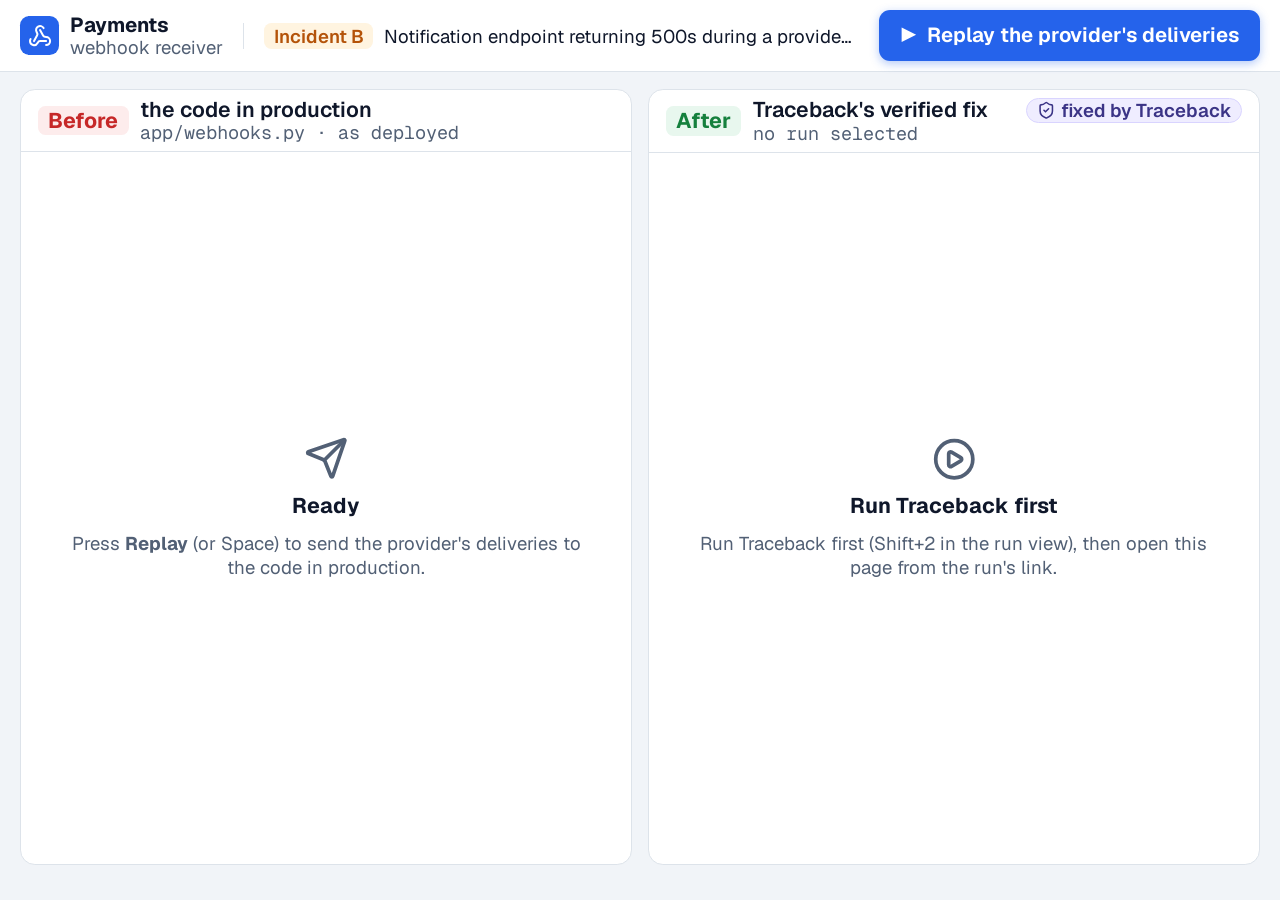
<file: web/live.html>
<!doctype html>
<html lang="en" data-theme="light">
<head>
  <meta charset="utf-8">
  <meta name="viewport" content="width=device-width, initial-scale=1">
  <title>Payments · webhook receiver</title>
  <link rel="icon" href="data:image/svg+xml,%3Csvg xmlns='http://www.w3.org/2000/svg' viewBox='0 0 32 32'%3E%3Crect width='32' height='32' rx='8' fill='%232563eb'/%3E%3Cpath d='M9 16h14M17 10l6 6-6 6' stroke='%23fff' stroke-width='3' fill='none' stroke-linecap='round' stroke-linejoin='round'/%3E%3C/svg%3E">
  <!-- Vendored copies only (no CDN at the venue). -->
  <link rel="stylesheet" href="vendor/pico.min.css">
  <link rel="stylesheet" href="vendor/prism-tomorrow.min.css">
  <link rel="stylesheet" href="live.css">
</head>
<body>
  <!-- The practice company's own ops page: the real bug happening, then the agent's verified fix. -->
  <header class="bar">
    <div class="product">
      <span class="mark"><i data-lucide="webhook"></i></span>
      <div class="product-name"><strong>Payments</strong><span>webhook receiver</span></div>
    </div>
    <div class="report">
      <span class="report-label" id="case-label">Incident</span>
      <span class="report-text" id="case-report">Loading…</span>
    </div>
    <button type="button" id="replay" class="replay"><span class="play">▶</span> Replay the provider's deliveries</button>
  </header>

  <main class="cols">
    <section class="col" id="col-before" aria-label="Before">
      <header class="col-head">
        <span class="col-kicker before">Before</span>
        <div class="col-title"><h2>the code in production</h2><span class="col-sub" id="before-sub">app/webhooks.py · as deployed</span></div>
      </header>
      <div class="col-body" id="before-body"></div>
    </section>

    <section class="col" id="col-after" aria-label="After">
      <header class="col-head">
        <span class="col-kicker after">After</span>
        <div class="col-title">
          <div class="title-row"><h2>Traceback's verified fix</h2><span class="tb-badge"><i data-lucide="shield-check"></i> fixed by Traceback</span></div>
          <span class="col-sub" id="after-sub">no run selected</span>
        </div>
      </header>
      <div class="col-body" id="after-body"></div>
    </section>
  </main>

  <script src="vendor/prism.js" data-manual></script>
  <script src="vendor/prism-python.min.js"></script>
  <script src="vendor/lucide.min.js"></script>
  <script src="live.js"></script>
</body>
</html>
</file>
<file: web/live.css>
/* The practice company's ops page (live.html). Neutral product UI, sized for a projector:
   everything scales with the window and nothing is smaller than 18px. */
@font-face {
  font-family: "Geist"; font-weight: 100 900; font-display: swap;
  src: url("vendor/geist/Geist-Variable.woff2") format("woff2");
}
@font-face {
  font-family: "Geist Mono"; font-weight: 100 900; font-display: swap;
  src: url("vendor/geist/GeistMono-Variable.woff2") format("woff2");
}

:root {
  --bg: #f1f4f8;
  --panel: #ffffff;
  --line: #dde3ea;
  --ink: #0f172a;
  --muted: #526075;
  --brand: #2563eb;
  --ok: #15803d;
  --ok-bg: #e8f7ee;
  --bad: #c62828;
  --bad-bg: #fdecec;
  --warn: #b45309;
  --warn-bg: #fff4e0;
  --mono: "Geist Mono", ui-monospace, Consolas, monospace;
  --pico-font-family: "Geist", system-ui, sans-serif;
  --pico-font-size: 100%;
}

html {
  /* 18px at 1280x720, about 28px at 1920x1080. */
  font-size: max(18px, min(2.55vh, 1.45vw));
  height: 100%;
}
body {
  margin: 0; height: 100vh; overflow: hidden;
  display: flex; flex-direction: column;
  background: var(--bg); color: var(--ink);
  font-family: "Geist", system-ui, sans-serif; font-size: 1rem; line-height: 1.3;
}
h2 { margin: 0; font-size: 1.15rem; font-weight: 600; color: var(--ink); }

/* Top bar */
.bar {
  display: flex; align-items: center; gap: 1.1rem;
  padding: 0.55rem 1.1rem; background: var(--panel);
  border-bottom: 1px solid var(--line); flex: none;
}
.product { display: flex; align-items: center; gap: 0.55rem; flex: none; }
.mark {
  width: 2.1rem; height: 2.1rem; border-radius: 0.5rem; background: var(--brand);
  display: grid; place-items: center; color: #fff;
}
.mark svg { width: 1.3rem; height: 1.3rem; }
.product-name { display: flex; flex-direction: column; line-height: 1.1; }
.product-name strong { font-size: 1.1rem; }
.product-name span { color: var(--muted); }
.report {
  flex: 1; min-width: 0; display: flex; align-items: baseline; gap: 0.6rem;
  padding-left: 1.1rem; border-left: 1px solid var(--line);
}
.report-label {
  flex: none; font-weight: 600; color: var(--warn); background: var(--warn-bg);
  padding: 0.05rem 0.5rem; border-radius: 0.4rem;
}
.report-text { white-space: nowrap; overflow: hidden; text-overflow: ellipsis; }
button.replay {
  flex: none; width: auto; margin: 0;
  font-size: 1.1rem; font-weight: 650; padding: 0.55rem 1.1rem;
  background: var(--brand); border: 0; border-radius: 0.6rem; color: #fff;
  box-shadow: 0 0.15rem 0.5rem rgba(37, 99, 235, 0.35);
}
button.replay:hover { background: #1d4ed8; }
button.replay:disabled { opacity: 0.6; cursor: progress; }
.play { display: inline-block; margin-right: 0.25rem; }

/* Columns */
.cols {
  flex: 1; min-height: 0; display: grid; grid-template-columns: 1fr 1fr;
  gap: 0.9rem; padding: 0.9rem 1.1rem;
}
.col {
  min-height: 0; display: flex; flex-direction: column;
  background: var(--panel); border: 1px solid var(--line); border-radius: 0.8rem;
  overflow: hidden;
}
.col-head {
  flex: none; display: flex; align-items: center; gap: 0.6rem;
  padding: 0.4rem 0.9rem; border-bottom: 1px solid var(--line);
}
.col-title { flex: 1; min-width: 0; display: flex; flex-direction: column; line-height: 1.15; }
.col-title h2, .col-sub { white-space: nowrap; overflow: hidden; text-overflow: ellipsis; }
.col-sub { color: var(--muted); font-family: var(--mono); }
.title-row { display: flex; align-items: center; justify-content: space-between; gap: 0.5rem; min-width: 0; }
.title-row h2 { min-width: 0; }
.col-kicker {
  flex: none; font-weight: 700; font-size: 1.15rem;
  padding: 0.05rem 0.55rem; border-radius: 0.4rem;
}
.col-kicker.before { background: var(--bad-bg); color: var(--bad); }
.col-kicker.after { background: var(--ok-bg); color: var(--ok); }
.tb-badge {
  flex: none; display: inline-flex; align-items: center; gap: 0.3rem;
  font-weight: 600; color: #3b3486; background: #efedff;
  border: 1px solid #d9d4ff; padding: 0 0.5rem; border-radius: 99rem; line-height: 1.25;
}
.tb-badge svg { width: 1rem; height: 1rem; }

.col-body {
  flex: 1; min-height: 0; display: flex; flex-direction: column; gap: 0.6rem;
  padding: 0.7rem 0.9rem;
}

/* Idle and notice states */
.notice {
  flex: 1; display: flex; flex-direction: column; align-items: center; justify-content: center;
  gap: 0.6rem; text-align: center; color: var(--muted); padding: 1rem;
}
.notice svg { width: 2.4rem; height: 2.4rem; }
.notice strong { color: var(--ink); font-size: 1.15rem; }
.notice.error svg, .notice.error strong { color: var(--bad); }
.notice code { font-family: var(--mono); font-size: 1rem; background: #eef1f5; color: var(--ink); padding: 0 0.3rem; }

/* Request log */
.log {
  flex: none; list-style: none; margin: 0; padding: 0;
  font-family: var(--mono); font-size: 1rem;
  border: 1px solid var(--line); border-radius: 0.55rem; background: #f8fafc;
}
.log li { list-style: none; margin: 0; padding: 0.25rem 0.7rem; border-top: 1px solid var(--line); animation: rowIn 0.35s ease-out both; }
.log li:first-child { border-top: 0; }
.log .req { color: var(--ink); white-space: nowrap; overflow: hidden; text-overflow: ellipsis; }
.log .req .n { color: var(--muted); margin-right: 0.4rem; }
.log .res { font-weight: 700; margin-top: 0.1rem; }
.log .res.ok { color: var(--ok); }
.log .res.bad { color: var(--bad); }
.log .err {
  color: var(--bad); background: var(--bad-bg); margin-top: 0.15rem;
  padding: 0.05rem 0.4rem; border-radius: 0.3rem;
  white-space: nowrap; overflow: hidden; text-overflow: ellipsis;
}
.log .pending { color: var(--muted); }
@keyframes rowIn { from { opacity: 0; transform: translateY(0.4rem); } to { opacity: 1; transform: none; } }

/* Patched code */
.code {
  flex: 0 1 auto; min-height: 0; overflow: hidden; position: relative;
  border-radius: 0.55rem; background: #1d1f21; animation: rowIn 0.35s ease-out both;
  display: flex; flex-direction: column;
}
.code-head {
  flex: none; display: flex; align-items: center; justify-content: space-between; gap: 0.5rem;
  padding: 0.2rem 0.7rem; color: #c5c8c6; font-family: var(--mono); font-size: 1rem;
  border-bottom: 1px solid #33363a;
}
.code-lines { flex: 1; min-height: 0; overflow: hidden; padding: 0.25rem 0; }
.code-line {
  display: flex; font-family: var(--mono); font-size: 1rem; line-height: 1.35;
  white-space: pre; color: #e6e6e6;
}
.code-line .ln { flex: none; width: 2.6rem; text-align: right; padding-right: 0.7rem; color: #7c8288; user-select: none; }
.code-line .src { flex: 1; min-width: 0; overflow: hidden; text-overflow: ellipsis; }
.code-line.hid { display: none; }
.code-line.mem { background: rgba(167, 139, 250, 0.22); box-shadow: inset 0.25rem 0 0 #a78bfa; }
.code-line.mem .ln { color: #d8ccff; }
.mem-tag {
  font-family: "Geist", system-ui, sans-serif; font-weight: 650; color: #1e1646;
  background: #c4b5fd; padding: 0 0.5rem; border-radius: 99rem; white-space: nowrap;
}

/* Ledger */
.ledger {
  flex: none; border: 1px solid var(--line); border-radius: 0.55rem; padding: 0.35rem 0.7rem;
  animation: rowIn 0.35s ease-out both;
}
.ledger div { white-space: nowrap; overflow: hidden; text-overflow: ellipsis; color: var(--muted); }
.ledger b { color: var(--ink); font-size: 1.2rem; }
.ledger b.good { color: var(--ok); }
.ledger b.bad { color: var(--bad); }
.ledger .sep { margin: 0 0.4rem; }

/* Verdict */
.verdict {
  flex: none; display: flex; align-items: center; gap: 0.7rem;
  padding: 0.45rem 0.9rem; border-radius: 0.6rem; color: #fff;
  animation: verdictIn 0.45s cubic-bezier(.2, 1.4, .4, 1) both;
}
.verdict svg { flex: none; width: 1.9rem; height: 1.9rem; }
.verdict .vt { font-size: 1.3rem; font-weight: 750; line-height: 1.15; }
.verdict .vs { font-size: 1rem; opacity: 0.92; overflow: hidden; display: -webkit-box; -webkit-line-clamp: 2; -webkit-box-orient: vertical; }
.verdict.bad { background: var(--bad); }
.verdict.warn { background: var(--warn); }
.verdict.ok { background: var(--ok); }
@keyframes verdictIn { from { opacity: 0; transform: scale(0.94); } to { opacity: 1; transform: none; } }

.spacer { flex: 1 1 0; min-height: 0; }
</file>
<file: web/vendor/pico.min.css>
@charset "UTF-8";/*!
 * Pico CSS ✨ v2.1.1 (https://picocss.com)
 * Copyright 2019-2025 - Licensed under MIT
 */:host,:root{--pico-font-family-emoji:"Apple Color Emoji","Segoe UI Emoji","Segoe UI Symbol","Noto Color Emoji";--pico-font-family-sans-serif:system-ui,"Segoe UI",Roboto,Oxygen,Ubuntu,Cantarell,Helvetica,Arial,"Helvetica Neue",sans-serif,var(--pico-font-family-emoji);--pico-font-family-monospace:ui-monospace,SFMono-Regular,"SF Mono",Menlo,Consolas,"Liberation Mono",monospace,var(--pico-font-family-emoji);--pico-font-family:var(--pico-font-family-sans-serif);--pico-line-height:1.5;--pico-font-weight:400;--pico-font-size:100%;--pico-text-underline-offset:0.1rem;--pico-border-radius:0.25rem;--pico-border-width:0.0625rem;--pico-outline-width:0.125rem;--pico-transition:0.2s ease-in-out;--pico-spacing:1rem;--pico-typography-spacing-vertical:1rem;--pico-block-spacing-vertical:var(--pico-spacing);--pico-block-spacing-horizontal:var(--pico-spacing);--pico-grid-column-gap:var(--pico-spacing);--pico-grid-row-gap:var(--pico-spacing);--pico-form-element-spacing-vertical:0.75rem;--pico-form-element-spacing-horizontal:1rem;--pico-group-box-shadow:0 0 0 rgba(0, 0, 0, 0);--pico-group-box-shadow-focus-with-button:0 0 0 var(--pico-outline-width) var(--pico-primary-focus);--pico-group-box-shadow-focus-with-input:0 0 0 0.0625rem var(--pico-form-element-border-color);--pico-modal-overlay-backdrop-filter:blur(0.375rem);--pico-nav-element-spacing-vertical:1rem;--pico-nav-element-spacing-horizontal:0.5rem;--pico-nav-link-spacing-vertical:0.5rem;--pico-nav-link-spacing-horizontal:0.5rem;--pico-nav-breadcrumb-divider:">";--pico-icon-checkbox:url("data:image/svg+xml,%3Csvg xmlns='http://www.w3.org/2000/svg' width='24' height='24' viewBox='0 0 24 24' fill='none' stroke='rgb(255, 255, 255)' stroke-width='4' stroke-linecap='round' stroke-linejoin='round'%3E%3Cpolyline points='20 6 9 17 4 12'%3E%3C/polyline%3E%3C/svg%3E");--pico-icon-minus:url("data:image/svg+xml,%3Csvg xmlns='http://www.w3.org/2000/svg' width='24' height='24' viewBox='0 0 24 24' fill='none' stroke='rgb(255, 255, 255)' stroke-width='4' stroke-linecap='round' stroke-linejoin='round'%3E%3Cline x1='5' y1='12' x2='19' y2='12'%3E%3C/line%3E%3C/svg%3E");--pico-icon-chevron:url("data:image/svg+xml,%3Csvg xmlns='http://www.w3.org/2000/svg' width='24' height='24' viewBox='0 0 24 24' fill='none' stroke='rgb(136, 145, 164)' stroke-width='2' stroke-linecap='round' stroke-linejoin='round'%3E%3Cpolyline points='6 9 12 15 18 9'%3E%3C/polyline%3E%3C/svg%3E");--pico-icon-date:url("data:image/svg+xml,%3Csvg xmlns='http://www.w3.org/2000/svg' width='24' height='24' viewBox='0 0 24 24' fill='none' stroke='rgb(136, 145, 164)' stroke-width='2' stroke-linecap='round' stroke-linejoin='round'%3E%3Crect x='3' y='4' width='18' height='18' rx='2' ry='2'%3E%3C/rect%3E%3Cline x1='16' y1='2' x2='16' y2='6'%3E%3C/line%3E%3Cline x1='8' y1='2' x2='8' y2='6'%3E%3C/line%3E%3Cline x1='3' y1='10' x2='21' y2='10'%3E%3C/line%3E%3C/svg%3E");--pico-icon-time:url("data:image/svg+xml,%3Csvg xmlns='http://www.w3.org/2000/svg' width='24' height='24' viewBox='0 0 24 24' fill='none' stroke='rgb(136, 145, 164)' stroke-width='2' stroke-linecap='round' stroke-linejoin='round'%3E%3Ccircle cx='12' cy='12' r='10'%3E%3C/circle%3E%3Cpolyline points='12 6 12 12 16 14'%3E%3C/polyline%3E%3C/svg%3E");--pico-icon-search:url("data:image/svg+xml,%3Csvg xmlns='http://www.w3.org/2000/svg' width='24' height='24' viewBox='0 0 24 24' fill='none' stroke='rgb(136, 145, 164)' stroke-width='1.5' stroke-linecap='round' stroke-linejoin='round'%3E%3Ccircle cx='11' cy='11' r='8'%3E%3C/circle%3E%3Cline x1='21' y1='21' x2='16.65' y2='16.65'%3E%3C/line%3E%3C/svg%3E");--pico-icon-close:url("data:image/svg+xml,%3Csvg xmlns='http://www.w3.org/2000/svg' width='24' height='24' viewBox='0 0 24 24' fill='none' stroke='rgb(136, 145, 164)' stroke-width='3' stroke-linecap='round' stroke-linejoin='round'%3E%3Cline x1='18' y1='6' x2='6' y2='18'%3E%3C/line%3E%3Cline x1='6' y1='6' x2='18' y2='18'%3E%3C/line%3E%3C/svg%3E");--pico-icon-loading:url("data:image/svg+xml,%3Csvg fill='none' height='24' width='24' viewBox='0 0 24 24' xmlns='http://www.w3.org/2000/svg' %3E%3Cstyle%3E g %7B animation: rotate 2s linear infinite; transform-origin: center center; %7D circle %7B stroke-dasharray: 75,100; stroke-dashoffset: -5; animation: dash 1.5s ease-in-out infinite; stroke-linecap: round; %7D @keyframes rotate %7B 0%25 %7B transform: rotate(0deg); %7D 100%25 %7B transform: rotate(360deg); %7D %7D @keyframes dash %7B 0%25 %7B stroke-dasharray: 1,100; stroke-dashoffset: 0; %7D 50%25 %7B stroke-dasharray: 44.5,100; stroke-dashoffset: -17.5; %7D 100%25 %7B stroke-dasharray: 44.5,100; stroke-dashoffset: -62; %7D %7D %3C/style%3E%3Cg%3E%3Ccircle cx='12' cy='12' r='10' fill='none' stroke='rgb(136, 145, 164)' stroke-width='4' /%3E%3C/g%3E%3C/svg%3E")}@media (min-width:576px){:host,:root{--pico-font-size:106.25%}}@media (min-width:768px){:host,:root{--pico-font-size:112.5%}}@media (min-width:1024px){:host,:root{--pico-font-size:118.75%}}@media (min-width:1280px){:host,:root{--pico-font-size:125%}}@media (min-width:1536px){:host,:root{--pico-font-size:131.25%}}a{--pico-text-decoration:underline}a.contrast,a.secondary{--pico-text-decoration:underline}small{--pico-font-size:0.875em}h1,h2,h3,h4,h5,h6{--pico-font-weight:700}h1{--pico-font-size:2rem;--pico-line-height:1.125;--pico-typography-spacing-top:3rem}h2{--pico-font-size:1.75rem;--pico-line-height:1.15;--pico-typography-spacing-top:2.625rem}h3{--pico-font-size:1.5rem;--pico-line-height:1.175;--pico-typography-spacing-top:2.25rem}h4{--pico-font-size:1.25rem;--pico-line-height:1.2;--pico-typography-spacing-top:1.874rem}h5{--pico-font-size:1.125rem;--pico-line-height:1.225;--pico-typography-spacing-top:1.6875rem}h6{--pico-font-size:1rem;--pico-line-height:1.25;--pico-typography-spacing-top:1.5rem}tfoot td,tfoot th,thead td,thead th{--pico-font-weight:600;--pico-border-width:0.1875rem}code,kbd,pre,samp{--pico-font-family:var(--pico-font-family-monospace)}kbd{--pico-font-weight:bolder}:where(select,textarea),input:not([type=submit],[type=button],[type=reset],[type=checkbox],[type=radio],[type=file]){--pico-outline-width:0.0625rem}[type=search]{--pico-border-radius:5rem}[type=checkbox],[type=radio]{--pico-border-width:0.125rem}[type=checkbox][role=switch]{--pico-border-width:0.1875rem}details.dropdown summary:not([role=button]){--pico-outline-width:0.0625rem}nav details.dropdown summary:focus-visible{--pico-outline-width:0.125rem}[role=search]{--pico-border-radius:5rem}[role=group]:has(button.secondary:focus,[type=submit].secondary:focus,[type=button].secondary:focus,[role=button].secondary:focus),[role=search]:has(button.secondary:focus,[type=submit].secondary:focus,[type=button].secondary:focus,[role=button].secondary:focus){--pico-group-box-shadow-focus-with-button:0 0 0 var(--pico-outline-width) var(--pico-secondary-focus)}[role=group]:has(button.contrast:focus,[type=submit].contrast:focus,[type=button].contrast:focus,[role=button].contrast:focus),[role=search]:has(button.contrast:focus,[type=submit].contrast:focus,[type=button].contrast:focus,[role=button].contrast:focus){--pico-group-box-shadow-focus-with-button:0 0 0 var(--pico-outline-width) var(--pico-contrast-focus)}[role=group] [role=button],[role=group] [type=button],[role=group] [type=submit],[role=group] button,[role=search] [role=button],[role=search] [type=button],[role=search] [type=submit],[role=search] button{--pico-form-element-spacing-horizontal:2rem}details summary[role=button]:not(.outline)::after{filter:brightness(0) invert(1)}[aria-busy=true]:not(input,select,textarea):is(button,[type=submit],[type=button],[type=reset],[role=button]):not(.outline)::before{filter:brightness(0) invert(1)}:host(:not([data-theme=dark])),:root:not([data-theme=dark]),[data-theme=light]{color-scheme:light;--pico-background-color:#fff;--pico-color:#373c44;--pico-text-selection-color:rgba(2, 154, 232, 0.25);--pico-muted-color:#646b79;--pico-muted-border-color:rgb(231, 234, 239.5);--pico-primary:#0172ad;--pico-primary-background:#0172ad;--pico-primary-border:var(--pico-primary-background);--pico-primary-underline:rgba(1, 114, 173, 0.5);--pico-primary-hover:#015887;--pico-primary-hover-background:#02659a;--pico-primary-hover-border:var(--pico-primary-hover-background);--pico-primary-hover-underline:var(--pico-primary-hover);--pico-primary-focus:rgba(2, 154, 232, 0.5);--pico-primary-inverse:#fff;--pico-secondary:#5d6b89;--pico-secondary-background:#525f7a;--pico-secondary-border:var(--pico-secondary-background);--pico-secondary-underline:rgba(93, 107, 137, 0.5);--pico-secondary-hover:#48536b;--pico-secondary-hover-background:#48536b;--pico-secondary-hover-border:var(--pico-secondary-hover-background);--pico-secondary-hover-underline:var(--pico-secondary-hover);--pico-secondary-focus:rgba(93, 107, 137, 0.25);--pico-secondary-inverse:#fff;--pico-contrast:#181c25;--pico-contrast-background:#181c25;--pico-contrast-border:var(--pico-contrast-background);--pico-contrast-underline:rgba(24, 28, 37, 0.5);--pico-contrast-hover:#000;--pico-contrast-hover-background:#000;--pico-contrast-hover-border:var(--pico-contrast-hover-background);--pico-contrast-hover-underline:var(--pico-secondary-hover);--pico-contrast-focus:rgba(93, 107, 137, 0.25);--pico-contrast-inverse:#fff;--pico-box-shadow:0.0145rem 0.029rem 0.174rem rgba(129, 145, 181, 0.01698),0.0335rem 0.067rem 0.402rem rgba(129, 145, 181, 0.024),0.0625rem 0.125rem 0.75rem rgba(129, 145, 181, 0.03),0.1125rem 0.225rem 1.35rem rgba(129, 145, 181, 0.036),0.2085rem 0.417rem 2.502rem rgba(129, 145, 181, 0.04302),0.5rem 1rem 6rem rgba(129, 145, 181, 0.06),0 0 0 0.0625rem rgba(129, 145, 181, 0.015);--pico-h1-color:#2d3138;--pico-h2-color:#373c44;--pico-h3-color:#424751;--pico-h4-color:#4d535e;--pico-h5-color:#5c6370;--pico-h6-color:#646b79;--pico-mark-background-color:rgb(252.5, 230.5, 191.5);--pico-mark-color:#0f1114;--pico-ins-color:rgb(28.5, 105.5, 84);--pico-del-color:rgb(136, 56.5, 53);--pico-blockquote-border-color:var(--pico-muted-border-color);--pico-blockquote-footer-color:var(--pico-muted-color);--pico-button-box-shadow:0 0 0 rgba(0, 0, 0, 0);--pico-button-hover-box-shadow:0 0 0 rgba(0, 0, 0, 0);--pico-table-border-color:var(--pico-muted-border-color);--pico-table-row-stripped-background-color:rgba(111, 120, 135, 0.0375);--pico-code-background-color:rgb(243, 244.5, 246.75);--pico-code-color:#646b79;--pico-code-kbd-background-color:var(--pico-color);--pico-code-kbd-color:var(--pico-background-color);--pico-form-element-background-color:rgb(251, 251.5, 252.25);--pico-form-element-selected-background-color:#dfe3eb;--pico-form-element-border-color:#cfd5e2;--pico-form-element-color:#23262c;--pico-form-element-placeholder-color:var(--pico-muted-color);--pico-form-element-active-background-color:#fff;--pico-form-element-active-border-color:var(--pico-primary-border);--pico-form-element-focus-color:var(--pico-primary-border);--pico-form-element-disabled-opacity:0.5;--pico-form-element-invalid-border-color:rgb(183.5, 105.5, 106.5);--pico-form-element-invalid-active-border-color:rgb(200.25, 79.25, 72.25);--pico-form-element-invalid-focus-color:var(--pico-form-element-invalid-active-border-color);--pico-form-element-valid-border-color:rgb(76, 154.5, 137.5);--pico-form-element-valid-active-border-color:rgb(39, 152.75, 118.75);--pico-form-element-valid-focus-color:var(--pico-form-element-valid-active-border-color);--pico-switch-background-color:#bfc7d9;--pico-switch-checked-background-color:var(--pico-primary-background);--pico-switch-color:#fff;--pico-switch-thumb-box-shadow:0 0 0 rgba(0, 0, 0, 0);--pico-range-border-color:#dfe3eb;--pico-range-active-border-color:#bfc7d9;--pico-range-thumb-border-color:var(--pico-background-color);--pico-range-thumb-color:var(--pico-secondary-background);--pico-range-thumb-active-color:var(--pico-primary-background);--pico-accordion-border-color:var(--pico-muted-border-color);--pico-accordion-active-summary-color:var(--pico-primary-hover);--pico-accordion-close-summary-color:var(--pico-color);--pico-accordion-open-summary-color:var(--pico-muted-color);--pico-card-background-color:var(--pico-background-color);--pico-card-border-color:var(--pico-muted-border-color);--pico-card-box-shadow:var(--pico-box-shadow);--pico-card-sectioning-background-color:rgb(251, 251.5, 252.25);--pico-dropdown-background-color:#fff;--pico-dropdown-border-color:#eff1f4;--pico-dropdown-box-shadow:var(--pico-box-shadow);--pico-dropdown-color:var(--pico-color);--pico-dropdown-hover-background-color:#eff1f4;--pico-loading-spinner-opacity:0.5;--pico-modal-overlay-background-color:rgba(232, 234, 237, 0.75);--pico-progress-background-color:#dfe3eb;--pico-progress-color:var(--pico-primary-background);--pico-tooltip-background-color:var(--pico-contrast-background);--pico-tooltip-color:var(--pico-contrast-inverse);--pico-icon-valid:url("data:image/svg+xml,%3Csvg xmlns='http://www.w3.org/2000/svg' width='24' height='24' viewBox='0 0 24 24' fill='none' stroke='rgb(76, 154.5, 137.5)' stroke-width='2' stroke-linecap='round' stroke-linejoin='round'%3E%3Cpolyline points='20 6 9 17 4 12'%3E%3C/polyline%3E%3C/svg%3E");--pico-icon-invalid:url("data:image/svg+xml,%3Csvg xmlns='http://www.w3.org/2000/svg' width='24' height='24' viewBox='0 0 24 24' fill='none' stroke='rgb(200.25, 79.25, 72.25)' stroke-width='2' stroke-linecap='round' stroke-linejoin='round'%3E%3Ccircle cx='12' cy='12' r='10'%3E%3C/circle%3E%3Cline x1='12' y1='8' x2='12' y2='12'%3E%3C/line%3E%3Cline x1='12' y1='16' x2='12.01' y2='16'%3E%3C/line%3E%3C/svg%3E")}:host(:not([data-theme=dark])) input:is([type=submit],[type=button],[type=reset],[type=checkbox],[type=radio],[type=file]),:root:not([data-theme=dark]) input:is([type=submit],[type=button],[type=reset],[type=checkbox],[type=radio],[type=file]),[data-theme=light] input:is([type=submit],[type=button],[type=reset],[type=checkbox],[type=radio],[type=file]){--pico-form-element-focus-color:var(--pico-primary-focus)}@media only screen and (prefers-color-scheme:dark){:host(:not([data-theme])),:root:not([data-theme]){color-scheme:dark;--pico-background-color:rgb(19, 22.5, 30.5);--pico-color:#c2c7d0;--pico-text-selection-color:rgba(1, 170, 255, 0.1875);--pico-muted-color:#7b8495;--pico-muted-border-color:#202632;--pico-primary:#01aaff;--pico-primary-background:#0172ad;--pico-primary-border:var(--pico-primary-background);--pico-primary-underline:rgba(1, 170, 255, 0.5);--pico-primary-hover:#79c0ff;--pico-primary-hover-background:#017fc0;--pico-primary-hover-border:var(--pico-primary-hover-background);--pico-primary-hover-underline:var(--pico-primary-hover);--pico-primary-focus:rgba(1, 170, 255, 0.375);--pico-primary-inverse:#fff;--pico-secondary:#969eaf;--pico-secondary-background:#525f7a;--pico-secondary-border:var(--pico-secondary-background);--pico-secondary-underline:rgba(150, 158, 175, 0.5);--pico-secondary-hover:#b3b9c5;--pico-secondary-hover-background:#5d6b89;--pico-secondary-hover-border:var(--pico-secondary-hover-background);--pico-secondary-hover-underline:var(--pico-secondary-hover);--pico-secondary-focus:rgba(144, 158, 190, 0.25);--pico-secondary-inverse:#fff;--pico-contrast:#dfe3eb;--pico-contrast-background:#eff1f4;--pico-contrast-border:var(--pico-contrast-background);--pico-contrast-underline:rgba(223, 227, 235, 0.5);--pico-contrast-hover:#fff;--pico-contrast-hover-background:#fff;--pico-contrast-hover-border:var(--pico-contrast-hover-background);--pico-contrast-hover-underline:var(--pico-contrast-hover);--pico-contrast-focus:rgba(207, 213, 226, 0.25);--pico-contrast-inverse:#000;--pico-box-shadow:0.0145rem 0.029rem 0.174rem rgba(7, 8.5, 12, 0.01698),0.0335rem 0.067rem 0.402rem rgba(7, 8.5, 12, 0.024),0.0625rem 0.125rem 0.75rem rgba(7, 8.5, 12, 0.03),0.1125rem 0.225rem 1.35rem rgba(7, 8.5, 12, 0.036),0.2085rem 0.417rem 2.502rem rgba(7, 8.5, 12, 0.04302),0.5rem 1rem 6rem rgba(7, 8.5, 12, 0.06),0 0 0 0.0625rem rgba(7, 8.5, 12, 0.015);--pico-h1-color:#f0f1f3;--pico-h2-color:#e0e3e7;--pico-h3-color:#c2c7d0;--pico-h4-color:#b3b9c5;--pico-h5-color:#a4acba;--pico-h6-color:#8891a4;--pico-mark-background-color:#014063;--pico-mark-color:#fff;--pico-ins-color:#62af9a;--pico-del-color:rgb(205.5, 126, 123);--pico-blockquote-border-color:var(--pico-muted-border-color);--pico-blockquote-footer-color:var(--pico-muted-color);--pico-button-box-shadow:0 0 0 rgba(0, 0, 0, 0);--pico-button-hover-box-shadow:0 0 0 rgba(0, 0, 0, 0);--pico-table-border-color:var(--pico-muted-border-color);--pico-table-row-stripped-background-color:rgba(111, 120, 135, 0.0375);--pico-code-background-color:rgb(26, 30.5, 40.25);--pico-code-color:#8891a4;--pico-code-kbd-background-color:var(--pico-color);--pico-code-kbd-color:var(--pico-background-color);--pico-form-element-background-color:rgb(28, 33, 43.5);--pico-form-element-selected-background-color:#2a3140;--pico-form-element-border-color:#2a3140;--pico-form-element-color:#e0e3e7;--pico-form-element-placeholder-color:#8891a4;--pico-form-element-active-background-color:rgb(26, 30.5, 40.25);--pico-form-element-active-border-color:var(--pico-primary-border);--pico-form-element-focus-color:var(--pico-primary-border);--pico-form-element-disabled-opacity:0.5;--pico-form-element-invalid-border-color:rgb(149.5, 74, 80);--pico-form-element-invalid-active-border-color:rgb(183.25, 63.5, 59);--pico-form-element-invalid-focus-color:var(--pico-form-element-invalid-active-border-color);--pico-form-element-valid-border-color:#2a7b6f;--pico-form-element-valid-active-border-color:rgb(22, 137, 105.5);--pico-form-element-valid-focus-color:var(--pico-form-element-valid-active-border-color);--pico-switch-background-color:#333c4e;--pico-switch-checked-background-color:var(--pico-primary-background);--pico-switch-color:#fff;--pico-switch-thumb-box-shadow:0 0 0 rgba(0, 0, 0, 0);--pico-range-border-color:#202632;--pico-range-active-border-color:#2a3140;--pico-range-thumb-border-color:var(--pico-background-color);--pico-range-thumb-color:var(--pico-secondary-background);--pico-range-thumb-active-color:var(--pico-primary-background);--pico-accordion-border-color:var(--pico-muted-border-color);--pico-accordion-active-summary-color:var(--pico-primary-hover);--pico-accordion-close-summary-color:var(--pico-color);--pico-accordion-open-summary-color:var(--pico-muted-color);--pico-card-background-color:#181c25;--pico-card-border-color:var(--pico-card-background-color);--pico-card-box-shadow:var(--pico-box-shadow);--pico-card-sectioning-background-color:rgb(26, 30.5, 40.25);--pico-dropdown-background-color:#181c25;--pico-dropdown-border-color:#202632;--pico-dropdown-box-shadow:var(--pico-box-shadow);--pico-dropdown-color:var(--pico-color);--pico-dropdown-hover-background-color:#202632;--pico-loading-spinner-opacity:0.5;--pico-modal-overlay-background-color:rgba(7.5, 8.5, 10, 0.75);--pico-progress-background-color:#202632;--pico-progress-color:var(--pico-primary-background);--pico-tooltip-background-color:var(--pico-contrast-background);--pico-tooltip-color:var(--pico-contrast-inverse);--pico-icon-valid:url("data:image/svg+xml,%3Csvg xmlns='http://www.w3.org/2000/svg' width='24' height='24' viewBox='0 0 24 24' fill='none' stroke='rgb(42, 123, 111)' stroke-width='2' stroke-linecap='round' stroke-linejoin='round'%3E%3Cpolyline points='20 6 9 17 4 12'%3E%3C/polyline%3E%3C/svg%3E");--pico-icon-invalid:url("data:image/svg+xml,%3Csvg xmlns='http://www.w3.org/2000/svg' width='24' height='24' viewBox='0 0 24 24' fill='none' stroke='rgb(149.5, 74, 80)' stroke-width='2' stroke-linecap='round' stroke-linejoin='round'%3E%3Ccircle cx='12' cy='12' r='10'%3E%3C/circle%3E%3Cline x1='12' y1='8' x2='12' y2='12'%3E%3C/line%3E%3Cline x1='12' y1='16' x2='12.01' y2='16'%3E%3C/line%3E%3C/svg%3E")}:host(:not([data-theme])) input:is([type=submit],[type=button],[type=reset],[type=checkbox],[type=radio],[type=file]),:root:not([data-theme]) input:is([type=submit],[type=button],[type=reset],[type=checkbox],[type=radio],[type=file]){--pico-form-element-focus-color:var(--pico-primary-focus)}:host(:not([data-theme])) details summary[role=button].contrast:not(.outline)::after,:root:not([data-theme]) details summary[role=button].contrast:not(.outline)::after{filter:brightness(0)}:host(:not([data-theme])) [aria-busy=true]:not(input,select,textarea).contrast:is(button,[type=submit],[type=button],[type=reset],[role=button]):not(.outline)::before,:root:not([data-theme]) [aria-busy=true]:not(input,select,textarea).contrast:is(button,[type=submit],[type=button],[type=reset],[role=button]):not(.outline)::before{filter:brightness(0)}}[data-theme=dark]{color-scheme:dark;--pico-background-color:rgb(19, 22.5, 30.5);--pico-color:#c2c7d0;--pico-text-selection-color:rgba(1, 170, 255, 0.1875);--pico-muted-color:#7b8495;--pico-muted-border-color:#202632;--pico-primary:#01aaff;--pico-primary-background:#0172ad;--pico-primary-border:var(--pico-primary-background);--pico-primary-underline:rgba(1, 170, 255, 0.5);--pico-primary-hover:#79c0ff;--pico-primary-hover-background:#017fc0;--pico-primary-hover-border:var(--pico-primary-hover-background);--pico-primary-hover-underline:var(--pico-primary-hover);--pico-primary-focus:rgba(1, 170, 255, 0.375);--pico-primary-inverse:#fff;--pico-secondary:#969eaf;--pico-secondary-background:#525f7a;--pico-secondary-border:var(--pico-secondary-background);--pico-secondary-underline:rgba(150, 158, 175, 0.5);--pico-secondary-hover:#b3b9c5;--pico-secondary-hover-background:#5d6b89;--pico-secondary-hover-border:var(--pico-secondary-hover-background);--pico-secondary-hover-underline:var(--pico-secondary-hover);--pico-secondary-focus:rgba(144, 158, 190, 0.25);--pico-secondary-inverse:#fff;--pico-contrast:#dfe3eb;--pico-contrast-background:#eff1f4;--pico-contrast-border:var(--pico-contrast-background);--pico-contrast-underline:rgba(223, 227, 235, 0.5);--pico-contrast-hover:#fff;--pico-contrast-hover-background:#fff;--pico-contrast-hover-border:var(--pico-contrast-hover-background);--pico-contrast-hover-underline:var(--pico-contrast-hover);--pico-contrast-focus:rgba(207, 213, 226, 0.25);--pico-contrast-inverse:#000;--pico-box-shadow:0.0145rem 0.029rem 0.174rem rgba(7, 8.5, 12, 0.01698),0.0335rem 0.067rem 0.402rem rgba(7, 8.5, 12, 0.024),0.0625rem 0.125rem 0.75rem rgba(7, 8.5, 12, 0.03),0.1125rem 0.225rem 1.35rem rgba(7, 8.5, 12, 0.036),0.2085rem 0.417rem 2.502rem rgba(7, 8.5, 12, 0.04302),0.5rem 1rem 6rem rgba(7, 8.5, 12, 0.06),0 0 0 0.0625rem rgba(7, 8.5, 12, 0.015);--pico-h1-color:#f0f1f3;--pico-h2-color:#e0e3e7;--pico-h3-color:#c2c7d0;--pico-h4-color:#b3b9c5;--pico-h5-color:#a4acba;--pico-h6-color:#8891a4;--pico-mark-background-color:#014063;--pico-mark-color:#fff;--pico-ins-color:#62af9a;--pico-del-color:rgb(205.5, 126, 123);--pico-blockquote-border-color:var(--pico-muted-border-color);--pico-blockquote-footer-color:var(--pico-muted-color);--pico-button-box-shadow:0 0 0 rgba(0, 0, 0, 0);--pico-button-hover-box-shadow:0 0 0 rgba(0, 0, 0, 0);--pico-table-border-color:var(--pico-muted-border-color);--pico-table-row-stripped-background-color:rgba(111, 120, 135, 0.0375);--pico-code-background-color:rgb(26, 30.5, 40.25);--pico-code-color:#8891a4;--pico-code-kbd-background-color:var(--pico-color);--pico-code-kbd-color:var(--pico-background-color);--pico-form-element-background-color:rgb(28, 33, 43.5);--pico-form-element-selected-background-color:#2a3140;--pico-form-element-border-color:#2a3140;--pico-form-element-color:#e0e3e7;--pico-form-element-placeholder-color:#8891a4;--pico-form-element-active-background-color:rgb(26, 30.5, 40.25);--pico-form-element-active-border-color:var(--pico-primary-border);--pico-form-element-focus-color:var(--pico-primary-border);--pico-form-element-disabled-opacity:0.5;--pico-form-element-invalid-border-color:rgb(149.5, 74, 80);--pico-form-element-invalid-active-border-color:rgb(183.25, 63.5, 59);--pico-form-element-invalid-focus-color:var(--pico-form-element-invalid-active-border-color);--pico-form-element-valid-border-color:#2a7b6f;--pico-form-element-valid-active-border-color:rgb(22, 137, 105.5);--pico-form-element-valid-focus-color:var(--pico-form-element-valid-active-border-color);--pico-switch-background-color:#333c4e;--pico-switch-checked-background-color:var(--pico-primary-background);--pico-switch-color:#fff;--pico-switch-thumb-box-shadow:0 0 0 rgba(0, 0, 0, 0);--pico-range-border-color:#202632;--pico-range-active-border-color:#2a3140;--pico-range-thumb-border-color:var(--pico-background-color);--pico-range-thumb-color:var(--pico-secondary-background);--pico-range-thumb-active-color:var(--pico-primary-background);--pico-accordion-border-color:var(--pico-muted-border-color);--pico-accordion-active-summary-color:var(--pico-primary-hover);--pico-accordion-close-summary-color:var(--pico-color);--pico-accordion-open-summary-color:var(--pico-muted-color);--pico-card-background-color:#181c25;--pico-card-border-color:var(--pico-card-background-color);--pico-card-box-shadow:var(--pico-box-shadow);--pico-card-sectioning-background-color:rgb(26, 30.5, 40.25);--pico-dropdown-background-color:#181c25;--pico-dropdown-border-color:#202632;--pico-dropdown-box-shadow:var(--pico-box-shadow);--pico-dropdown-color:var(--pico-color);--pico-dropdown-hover-background-color:#202632;--pico-loading-spinner-opacity:0.5;--pico-modal-overlay-background-color:rgba(7.5, 8.5, 10, 0.75);--pico-progress-background-color:#202632;--pico-progress-color:var(--pico-primary-background);--pico-tooltip-background-color:var(--pico-contrast-background);--pico-tooltip-color:var(--pico-contrast-inverse);--pico-icon-valid:url("data:image/svg+xml,%3Csvg xmlns='http://www.w3.org/2000/svg' width='24' height='24' viewBox='0 0 24 24' fill='none' stroke='rgb(42, 123, 111)' stroke-width='2' stroke-linecap='round' stroke-linejoin='round'%3E%3Cpolyline points='20 6 9 17 4 12'%3E%3C/polyline%3E%3C/svg%3E");--pico-icon-invalid:url("data:image/svg+xml,%3Csvg xmlns='http://www.w3.org/2000/svg' width='24' height='24' viewBox='0 0 24 24' fill='none' stroke='rgb(149.5, 74, 80)' stroke-width='2' stroke-linecap='round' stroke-linejoin='round'%3E%3Ccircle cx='12' cy='12' r='10'%3E%3C/circle%3E%3Cline x1='12' y1='8' x2='12' y2='12'%3E%3C/line%3E%3Cline x1='12' y1='16' x2='12.01' y2='16'%3E%3C/line%3E%3C/svg%3E")}[data-theme=dark] input:is([type=submit],[type=button],[type=reset],[type=checkbox],[type=radio],[type=file]){--pico-form-element-focus-color:var(--pico-primary-focus)}[data-theme=dark] details summary[role=button].contrast:not(.outline)::after{filter:brightness(0)}[data-theme=dark] [aria-busy=true]:not(input,select,textarea).contrast:is(button,[type=submit],[type=button],[type=reset],[role=button]):not(.outline)::before{filter:brightness(0)}[type=checkbox],[type=radio],[type=range],progress{accent-color:var(--pico-primary)}*,::after,::before{box-sizing:border-box;background-repeat:no-repeat}::after,::before{text-decoration:inherit;vertical-align:inherit}:where(:host),:where(:root){-webkit-tap-highlight-color:transparent;-webkit-text-size-adjust:100%;-moz-text-size-adjust:100%;text-size-adjust:100%;background-color:var(--pico-background-color);color:var(--pico-color);font-weight:var(--pico-font-weight);font-size:var(--pico-font-size);line-height:var(--pico-line-height);font-family:var(--pico-font-family);text-underline-offset:var(--pico-text-underline-offset);text-rendering:optimizeLegibility;overflow-wrap:break-word;-moz-tab-size:4;-o-tab-size:4;tab-size:4}body{width:100%;margin:0}main{display:block}body>footer,body>header,body>main{padding-block:var(--pico-block-spacing-vertical)}section{margin-bottom:var(--pico-block-spacing-vertical)}.container,.container-fluid{width:100%;margin-right:auto;margin-left:auto;padding-right:var(--pico-spacing);padding-left:var(--pico-spacing)}@media (min-width:576px){.container{max-width:510px;padding-right:0;padding-left:0}}@media (min-width:768px){.container{max-width:700px}}@media (min-width:1024px){.container{max-width:950px}}@media (min-width:1280px){.container{max-width:1200px}}@media (min-width:1536px){.container{max-width:1450px}}.grid{grid-column-gap:var(--pico-grid-column-gap);grid-row-gap:var(--pico-grid-row-gap);display:grid;grid-template-columns:1fr}@media (min-width:768px){.grid{grid-template-columns:repeat(auto-fit,minmax(0%,1fr))}}.grid>*{min-width:0}.overflow-auto{overflow:auto}b,strong{font-weight:bolder}sub,sup{position:relative;font-size:.75em;line-height:0;vertical-align:baseline}sub{bottom:-.25em}sup{top:-.5em}address,blockquote,dl,ol,p,pre,table,ul{margin-top:0;margin-bottom:var(--pico-typography-spacing-vertical);color:var(--pico-color);font-style:normal;font-weight:var(--pico-font-weight)}h1,h2,h3,h4,h5,h6{margin-top:0;margin-bottom:var(--pico-typography-spacing-vertical);color:var(--pico-color);font-weight:var(--pico-font-weight);font-size:var(--pico-font-size);line-height:var(--pico-line-height);font-family:var(--pico-font-family)}h1{--pico-color:var(--pico-h1-color)}h2{--pico-color:var(--pico-h2-color)}h3{--pico-color:var(--pico-h3-color)}h4{--pico-color:var(--pico-h4-color)}h5{--pico-color:var(--pico-h5-color)}h6{--pico-color:var(--pico-h6-color)}:where(article,address,blockquote,dl,figure,form,ol,p,pre,table,ul)~:is(h1,h2,h3,h4,h5,h6){margin-top:var(--pico-typography-spacing-top)}p{margin-bottom:var(--pico-typography-spacing-vertical)}hgroup{margin-bottom:var(--pico-typography-spacing-vertical)}hgroup>*{margin-top:0;margin-bottom:0}hgroup>:not(:first-child):last-child{--pico-color:var(--pico-muted-color);--pico-font-weight:unset;font-size:1rem}:where(ol,ul) li{margin-bottom:calc(var(--pico-typography-spacing-vertical) * .25)}:where(dl,ol,ul) :where(dl,ol,ul){margin:0;margin-top:calc(var(--pico-typography-spacing-vertical) * .25)}ul li{list-style:square}mark{padding:.125rem .25rem;background-color:var(--pico-mark-background-color);color:var(--pico-mark-color);vertical-align:baseline}blockquote{display:block;margin:var(--pico-typography-spacing-vertical) 0;padding:var(--pico-spacing);border-right:none;border-left:.25rem solid var(--pico-blockquote-border-color);border-inline-start:0.25rem solid var(--pico-blockquote-border-color);border-inline-end:none}blockquote footer{margin-top:calc(var(--pico-typography-spacing-vertical) * .5);color:var(--pico-blockquote-footer-color)}abbr[title]{border-bottom:1px dotted;text-decoration:none;cursor:help}ins{color:var(--pico-ins-color);text-decoration:none}del{color:var(--pico-del-color)}::-moz-selection{background-color:var(--pico-text-selection-color)}::selection{background-color:var(--pico-text-selection-color)}:where(a:not([role=button])),[role=link]{--pico-color:var(--pico-primary);--pico-background-color:transparent;--pico-underline:var(--pico-primary-underline);outline:0;background-color:var(--pico-background-color);color:var(--pico-color);-webkit-text-decoration:var(--pico-text-decoration);text-decoration:var(--pico-text-decoration);text-decoration-color:var(--pico-underline);text-underline-offset:0.125em;transition:background-color var(--pico-transition),color var(--pico-transition),box-shadow var(--pico-transition),-webkit-text-decoration var(--pico-transition);transition:background-color var(--pico-transition),color var(--pico-transition),text-decoration var(--pico-transition),box-shadow var(--pico-transition);transition:background-color var(--pico-transition),color var(--pico-transition),text-decoration var(--pico-transition),box-shadow var(--pico-transition),-webkit-text-decoration var(--pico-transition)}:where(a:not([role=button])):is([aria-current]:not([aria-current=false]),:hover,:active,:focus),[role=link]:is([aria-current]:not([aria-current=false]),:hover,:active,:focus){--pico-color:var(--pico-primary-hover);--pico-underline:var(--pico-primary-hover-underline);--pico-text-decoration:underline}:where(a:not([role=button])):focus-visible,[role=link]:focus-visible{box-shadow:0 0 0 var(--pico-outline-width) var(--pico-primary-focus)}:where(a:not([role=button])).secondary,[role=link].secondary{--pico-color:var(--pico-secondary);--pico-underline:var(--pico-secondary-underline)}:where(a:not([role=button])).secondary:is([aria-current]:not([aria-current=false]),:hover,:active,:focus),[role=link].secondary:is([aria-current]:not([aria-current=false]),:hover,:active,:focus){--pico-color:var(--pico-secondary-hover);--pico-underline:var(--pico-secondary-hover-underline)}:where(a:not([role=button])).contrast,[role=link].contrast{--pico-color:var(--pico-contrast);--pico-underline:var(--pico-contrast-underline)}:where(a:not([role=button])).contrast:is([aria-current]:not([aria-current=false]),:hover,:active,:focus),[role=link].contrast:is([aria-current]:not([aria-current=false]),:hover,:active,:focus){--pico-color:var(--pico-contrast-hover);--pico-underline:var(--pico-contrast-hover-underline)}a[role=button]{display:inline-block}button{margin:0;overflow:visible;font-family:inherit;text-transform:none}[type=button],[type=reset],[type=submit],button{-webkit-appearance:button}[role=button],[type=button],[type=file]::file-selector-button,[type=reset],[type=submit],button{--pico-background-color:var(--pico-primary-background);--pico-border-color:var(--pico-primary-border);--pico-color:var(--pico-primary-inverse);--pico-box-shadow:var(--pico-button-box-shadow, 0 0 0 rgba(0, 0, 0, 0));padding:var(--pico-form-element-spacing-vertical) var(--pico-form-element-spacing-horizontal);border:var(--pico-border-width) solid var(--pico-border-color);border-radius:var(--pico-border-radius);outline:0;background-color:var(--pico-background-color);box-shadow:var(--pico-box-shadow);color:var(--pico-color);font-weight:var(--pico-font-weight);font-size:1rem;line-height:var(--pico-line-height);text-align:center;text-decoration:none;cursor:pointer;-webkit-user-select:none;-moz-user-select:none;user-select:none;transition:background-color var(--pico-transition),border-color var(--pico-transition),color var(--pico-transition),box-shadow var(--pico-transition)}[role=button]:is(:hover,:active,:focus),[role=button]:is([aria-current]:not([aria-current=false])),[type=button]:is(:hover,:active,:focus),[type=button]:is([aria-current]:not([aria-current=false])),[type=file]::file-selector-button:is(:hover,:active,:focus),[type=file]::file-selector-button:is([aria-current]:not([aria-current=false])),[type=reset]:is(:hover,:active,:focus),[type=reset]:is([aria-current]:not([aria-current=false])),[type=submit]:is(:hover,:active,:focus),[type=submit]:is([aria-current]:not([aria-current=false])),button:is(:hover,:active,:focus),button:is([aria-current]:not([aria-current=false])){--pico-background-color:var(--pico-primary-hover-background);--pico-border-color:var(--pico-primary-hover-border);--pico-box-shadow:var(--pico-button-hover-box-shadow, 0 0 0 rgba(0, 0, 0, 0));--pico-color:var(--pico-primary-inverse)}[role=button]:focus,[role=button]:is([aria-current]:not([aria-current=false])):focus,[type=button]:focus,[type=button]:is([aria-current]:not([aria-current=false])):focus,[type=file]::file-selector-button:focus,[type=file]::file-selector-button:is([aria-current]:not([aria-current=false])):focus,[type=reset]:focus,[type=reset]:is([aria-current]:not([aria-current=false])):focus,[type=submit]:focus,[type=submit]:is([aria-current]:not([aria-current=false])):focus,button:focus,button:is([aria-current]:not([aria-current=false])):focus{--pico-box-shadow:var(--pico-button-hover-box-shadow, 0 0 0 rgba(0, 0, 0, 0)),0 0 0 var(--pico-outline-width) var(--pico-primary-focus)}[type=button],[type=reset],[type=submit]{margin-bottom:var(--pico-spacing)}:is(button,[type=submit],[type=button],[role=button]).secondary,[type=file]::file-selector-button,[type=reset]{--pico-background-color:var(--pico-secondary-background);--pico-border-color:var(--pico-secondary-border);--pico-color:var(--pico-secondary-inverse);cursor:pointer}:is(button,[type=submit],[type=button],[role=button]).secondary:is([aria-current]:not([aria-current=false]),:hover,:active,:focus),[type=file]::file-selector-button:is([aria-current]:not([aria-current=false]),:hover,:active,:focus),[type=reset]:is([aria-current]:not([aria-current=false]),:hover,:active,:focus){--pico-background-color:var(--pico-secondary-hover-background);--pico-border-color:var(--pico-secondary-hover-border);--pico-color:var(--pico-secondary-inverse)}:is(button,[type=submit],[type=button],[role=button]).secondary:focus,:is(button,[type=submit],[type=button],[role=button]).secondary:is([aria-current]:not([aria-current=false])):focus,[type=file]::file-selector-button:focus,[type=file]::file-selector-button:is([aria-current]:not([aria-current=false])):focus,[type=reset]:focus,[type=reset]:is([aria-current]:not([aria-current=false])):focus{--pico-box-shadow:var(--pico-button-hover-box-shadow, 0 0 0 rgba(0, 0, 0, 0)),0 0 0 var(--pico-outline-width) var(--pico-secondary-focus)}:is(button,[type=submit],[type=button],[role=button]).contrast{--pico-background-color:var(--pico-contrast-background);--pico-border-color:var(--pico-contrast-border);--pico-color:var(--pico-contrast-inverse)}:is(button,[type=submit],[type=button],[role=button]).contrast:is([aria-current]:not([aria-current=false]),:hover,:active,:focus){--pico-background-color:var(--pico-contrast-hover-background);--pico-border-color:var(--pico-contrast-hover-border);--pico-color:var(--pico-contrast-inverse)}:is(button,[type=submit],[type=button],[role=button]).contrast:focus,:is(button,[type=submit],[type=button],[role=button]).contrast:is([aria-current]:not([aria-current=false])):focus{--pico-box-shadow:var(--pico-button-hover-box-shadow, 0 0 0 rgba(0, 0, 0, 0)),0 0 0 var(--pico-outline-width) var(--pico-contrast-focus)}:is(button,[type=submit],[type=button],[role=button]).outline,[type=reset].outline{--pico-background-color:transparent;--pico-color:var(--pico-primary);--pico-border-color:var(--pico-primary)}:is(button,[type=submit],[type=button],[role=button]).outline:is([aria-current]:not([aria-current=false]),:hover,:active,:focus),[type=reset].outline:is([aria-current]:not([aria-current=false]),:hover,:active,:focus){--pico-background-color:transparent;--pico-color:var(--pico-primary-hover);--pico-border-color:var(--pico-primary-hover)}:is(button,[type=submit],[type=button],[role=button]).outline.secondary,[type=reset].outline{--pico-color:var(--pico-secondary);--pico-border-color:var(--pico-secondary)}:is(button,[type=submit],[type=button],[role=button]).outline.secondary:is([aria-current]:not([aria-current=false]),:hover,:active,:focus),[type=reset].outline:is([aria-current]:not([aria-current=false]),:hover,:active,:focus){--pico-color:var(--pico-secondary-hover);--pico-border-color:var(--pico-secondary-hover)}:is(button,[type=submit],[type=button],[role=button]).outline.contrast{--pico-color:var(--pico-contrast);--pico-border-color:var(--pico-contrast)}:is(button,[type=submit],[type=button],[role=button]).outline.contrast:is([aria-current]:not([aria-current=false]),:hover,:active,:focus){--pico-color:var(--pico-contrast-hover);--pico-border-color:var(--pico-contrast-hover)}:where(button,[type=submit],[type=reset],[type=button],[role=button])[disabled],:where(fieldset[disabled]) :is(button,[type=submit],[type=button],[type=reset],[role=button]){opacity:.5;pointer-events:none}:where(table){width:100%;border-collapse:collapse;border-spacing:0;text-indent:0}td,th{padding:calc(var(--pico-spacing)/ 2) var(--pico-spacing);border-bottom:var(--pico-border-width) solid var(--pico-table-border-color);background-color:var(--pico-background-color);color:var(--pico-color);font-weight:var(--pico-font-weight);text-align:left;text-align:start}tfoot td,tfoot th{border-top:var(--pico-border-width) solid var(--pico-table-border-color);border-bottom:0}table.striped tbody tr:nth-child(odd) td,table.striped tbody tr:nth-child(odd) th{background-color:var(--pico-table-row-stripped-background-color)}:where(audio,canvas,iframe,img,svg,video){vertical-align:middle}audio,video{display:inline-block}audio:not([controls]){display:none;height:0}:where(iframe){border-style:none}img{max-width:100%;height:auto;border-style:none}:where(svg:not([fill])){fill:currentColor}svg:not(:host),svg:not(:root){overflow:hidden}code,kbd,pre,samp{font-size:.875em;font-family:var(--pico-font-family)}pre code,pre samp{font-size:inherit;font-family:inherit}pre{-ms-overflow-style:scrollbar;overflow:auto}code,kbd,pre,samp{border-radius:var(--pico-border-radius);background:var(--pico-code-background-color);color:var(--pico-code-color);font-weight:var(--pico-font-weight);line-height:initial}code,kbd,samp{display:inline-block;padding:.375rem}pre{display:block;margin-bottom:var(--pico-spacing);overflow-x:auto}pre>code,pre>samp{display:block;padding:var(--pico-spacing);background:0 0;line-height:var(--pico-line-height)}kbd{background-color:var(--pico-code-kbd-background-color);color:var(--pico-code-kbd-color);vertical-align:baseline}figure{display:block;margin:0;padding:0}figure figcaption{padding:calc(var(--pico-spacing) * .5) 0;color:var(--pico-muted-color)}hr{height:0;margin:var(--pico-typography-spacing-vertical) 0;border:0;border-top:1px solid var(--pico-muted-border-color);color:inherit}[hidden],template{display:none!important}canvas{display:inline-block}input,optgroup,select,textarea{margin:0;font-size:1rem;line-height:var(--pico-line-height);font-family:inherit;letter-spacing:inherit}input{overflow:visible}select{text-transform:none}legend{max-width:100%;padding:0;color:inherit;white-space:normal}textarea{overflow:auto}[type=checkbox],[type=radio]{padding:0}::-webkit-inner-spin-button,::-webkit-outer-spin-button{height:auto}[type=search]{-webkit-appearance:textfield;outline-offset:-2px}[type=search]::-webkit-search-decoration{-webkit-appearance:none}::-webkit-file-upload-button{-webkit-appearance:button;font:inherit}::-moz-focus-inner{padding:0;border-style:none}:-moz-focusring{outline:0}:-moz-ui-invalid{box-shadow:none}::-ms-expand{display:none}[type=file],[type=range]{padding:0;border-width:0}input:not([type=checkbox],[type=radio],[type=range]){height:calc(1rem * var(--pico-line-height) + var(--pico-form-element-spacing-vertical) * 2 + var(--pico-border-width) * 2)}fieldset{width:100%;margin:0;margin-bottom:var(--pico-spacing);padding:0;border:0}fieldset legend,label{display:block;margin-bottom:calc(var(--pico-spacing) * .375);color:var(--pico-color);font-weight:var(--pico-form-label-font-weight,var(--pico-font-weight))}fieldset legend{margin-bottom:calc(var(--pico-spacing) * .5)}button[type=submit],input:not([type=checkbox],[type=radio]),select,textarea{width:100%}input:not([type=checkbox],[type=radio],[type=range],[type=file]),select,textarea{-webkit-appearance:none;-moz-appearance:none;appearance:none;padding:var(--pico-form-element-spacing-vertical) var(--pico-form-element-spacing-horizontal)}input,select,textarea{--pico-background-color:var(--pico-form-element-background-color);--pico-border-color:var(--pico-form-element-border-color);--pico-color:var(--pico-form-element-color);--pico-box-shadow:none;border:var(--pico-border-width) solid var(--pico-border-color);border-radius:var(--pico-border-radius);outline:0;background-color:var(--pico-background-color);box-shadow:var(--pico-box-shadow);color:var(--pico-color);font-weight:var(--pico-font-weight);transition:background-color var(--pico-transition),border-color var(--pico-transition),color var(--pico-transition),box-shadow var(--pico-transition)}:where(select,textarea):not([readonly]):is(:active,:focus),input:not([type=submit],[type=button],[type=reset],[type=checkbox],[type=radio],[readonly]):is(:active,:focus){--pico-background-color:var(--pico-form-element-active-background-color)}:where(select,textarea):not([readonly]):is(:active,:focus),input:not([type=submit],[type=button],[type=reset],[role=switch],[readonly]):is(:active,:focus){--pico-border-color:var(--pico-form-element-active-border-color)}:where(select,textarea):not([readonly]):focus,input:not([type=submit],[type=button],[type=reset],[type=range],[type=file],[readonly]):focus{--pico-box-shadow:0 0 0 var(--pico-outline-width) var(--pico-form-element-focus-color)}:where(fieldset[disabled]) :is(input:not([type=submit],[type=button],[type=reset]),select,textarea),input:not([type=submit],[type=button],[type=reset])[disabled],label[aria-disabled=true],select[disabled],textarea[disabled]{opacity:var(--pico-form-element-disabled-opacity);pointer-events:none}label[aria-disabled=true] input[disabled]{opacity:1}:where(input,select,textarea):not([type=checkbox],[type=radio],[type=date],[type=datetime-local],[type=month],[type=time],[type=week],[type=range])[aria-invalid]{padding-right:calc(var(--pico-form-element-spacing-horizontal) + 1.5rem)!important;padding-left:var(--pico-form-element-spacing-horizontal);padding-inline-start:var(--pico-form-element-spacing-horizontal)!important;padding-inline-end:calc(var(--pico-form-element-spacing-horizontal) + 1.5rem)!important;background-position:center right .75rem;background-size:1rem auto;background-repeat:no-repeat}:where(input,select,textarea):not([type=checkbox],[type=radio],[type=date],[type=datetime-local],[type=month],[type=time],[type=week],[type=range])[aria-invalid=false]:not(select){background-image:var(--pico-icon-valid)}:where(input,select,textarea):not([type=checkbox],[type=radio],[type=date],[type=datetime-local],[type=month],[type=time],[type=week],[type=range])[aria-invalid=true]:not(select){background-image:var(--pico-icon-invalid)}:where(input,select,textarea)[aria-invalid=false]{--pico-border-color:var(--pico-form-element-valid-border-color)}:where(input,select,textarea)[aria-invalid=false]:is(:active,:focus){--pico-border-color:var(--pico-form-element-valid-active-border-color)!important}:where(input,select,textarea)[aria-invalid=false]:is(:active,:focus):not([type=checkbox],[type=radio]){--pico-box-shadow:0 0 0 var(--pico-outline-width) var(--pico-form-element-valid-focus-color)!important}:where(input,select,textarea)[aria-invalid=true]{--pico-border-color:var(--pico-form-element-invalid-border-color)}:where(input,select,textarea)[aria-invalid=true]:is(:active,:focus){--pico-border-color:var(--pico-form-element-invalid-active-border-color)!important}:where(input,select,textarea)[aria-invalid=true]:is(:active,:focus):not([type=checkbox],[type=radio]){--pico-box-shadow:0 0 0 var(--pico-outline-width) var(--pico-form-element-invalid-focus-color)!important}[dir=rtl] :where(input,select,textarea):not([type=checkbox],[type=radio]):is([aria-invalid],[aria-invalid=true],[aria-invalid=false]){background-position:center left .75rem}input::-webkit-input-placeholder,input::placeholder,select:invalid,textarea::-webkit-input-placeholder,textarea::placeholder{color:var(--pico-form-element-placeholder-color);opacity:1}input:not([type=checkbox],[type=radio]),select,textarea{margin-bottom:var(--pico-spacing)}select::-ms-expand{border:0;background-color:transparent}select:not([multiple],[size]){padding-right:calc(var(--pico-form-element-spacing-horizontal) + 1.5rem);padding-left:var(--pico-form-element-spacing-horizontal);padding-inline-start:var(--pico-form-element-spacing-horizontal);padding-inline-end:calc(var(--pico-form-element-spacing-horizontal) + 1.5rem);background-image:var(--pico-icon-chevron);background-position:center right .75rem;background-size:1rem auto;background-repeat:no-repeat}select[multiple] option:checked{background:var(--pico-form-element-selected-background-color);color:var(--pico-form-element-color)}[dir=rtl] select:not([multiple],[size]){background-position:center left .75rem}textarea{display:block;resize:vertical}textarea[aria-invalid]{--pico-icon-height:calc(1rem * var(--pico-line-height) + var(--pico-form-element-spacing-vertical) * 2 + var(--pico-border-width) * 2);background-position:top right .75rem!important;background-size:1rem var(--pico-icon-height)!important}:where(input,select,textarea,fieldset,.grid)+small{display:block;width:100%;margin-top:calc(var(--pico-spacing) * -.75);margin-bottom:var(--pico-spacing);color:var(--pico-muted-color)}:where(input,select,textarea,fieldset,.grid)[aria-invalid=false]+small{color:var(--pico-ins-color)}:where(input,select,textarea,fieldset,.grid)[aria-invalid=true]+small{color:var(--pico-del-color)}label>:where(input,select,textarea){margin-top:calc(var(--pico-spacing) * .25)}label:has([type=checkbox],[type=radio]){width:-moz-fit-content;width:fit-content;cursor:pointer}[type=checkbox],[type=radio]{-webkit-appearance:none;-moz-appearance:none;appearance:none;width:1.25em;height:1.25em;margin-top:-.125em;margin-inline-end:.5em;border-width:var(--pico-border-width);vertical-align:middle;cursor:pointer}[type=checkbox]::-ms-check,[type=radio]::-ms-check{display:none}[type=checkbox]:checked,[type=checkbox]:checked:active,[type=checkbox]:checked:focus,[type=radio]:checked,[type=radio]:checked:active,[type=radio]:checked:focus{--pico-background-color:var(--pico-primary-background);--pico-border-color:var(--pico-primary-border);background-image:var(--pico-icon-checkbox);background-position:center;background-size:.75em auto;background-repeat:no-repeat}[type=checkbox]~label,[type=radio]~label{display:inline-block;margin-bottom:0;cursor:pointer}[type=checkbox]~label:not(:last-of-type),[type=radio]~label:not(:last-of-type){margin-inline-end:1em}[type=checkbox]:indeterminate{--pico-background-color:var(--pico-primary-background);--pico-border-color:var(--pico-primary-border);background-image:var(--pico-icon-minus);background-position:center;background-size:.75em auto;background-repeat:no-repeat}[type=radio]{border-radius:50%}[type=radio]:checked,[type=radio]:checked:active,[type=radio]:checked:focus{--pico-background-color:var(--pico-primary-inverse);border-width:.35em;background-image:none}[type=checkbox][role=switch]{--pico-background-color:var(--pico-switch-background-color);--pico-color:var(--pico-switch-color);width:2.25em;height:1.25em;border:var(--pico-border-width) solid var(--pico-border-color);border-radius:1.25em;background-color:var(--pico-background-color);line-height:1.25em}[type=checkbox][role=switch]:not([aria-invalid]){--pico-border-color:var(--pico-switch-background-color)}[type=checkbox][role=switch]:before{display:block;aspect-ratio:1;height:100%;border-radius:50%;background-color:var(--pico-color);box-shadow:var(--pico-switch-thumb-box-shadow);content:"";transition:margin .1s ease-in-out}[type=checkbox][role=switch]:focus{--pico-background-color:var(--pico-switch-background-color);--pico-border-color:var(--pico-switch-background-color)}[type=checkbox][role=switch]:checked{--pico-background-color:var(--pico-switch-checked-background-color);--pico-border-color:var(--pico-switch-checked-background-color);background-image:none}[type=checkbox][role=switch]:checked::before{margin-inline-start:calc(2.25em - 1.25em)}[type=checkbox][role=switch][disabled]{--pico-background-color:var(--pico-border-color)}[type=checkbox][aria-invalid=false]:checked,[type=checkbox][aria-invalid=false]:checked:active,[type=checkbox][aria-invalid=false]:checked:focus,[type=checkbox][role=switch][aria-invalid=false]:checked,[type=checkbox][role=switch][aria-invalid=false]:checked:active,[type=checkbox][role=switch][aria-invalid=false]:checked:focus{--pico-background-color:var(--pico-form-element-valid-border-color)}[type=checkbox]:checked:active[aria-invalid=true],[type=checkbox]:checked:focus[aria-invalid=true],[type=checkbox]:checked[aria-invalid=true],[type=checkbox][role=switch]:checked:active[aria-invalid=true],[type=checkbox][role=switch]:checked:focus[aria-invalid=true],[type=checkbox][role=switch]:checked[aria-invalid=true]{--pico-background-color:var(--pico-form-element-invalid-border-color)}[type=checkbox][aria-invalid=false]:checked,[type=checkbox][aria-invalid=false]:checked:active,[type=checkbox][aria-invalid=false]:checked:focus,[type=checkbox][role=switch][aria-invalid=false]:checked,[type=checkbox][role=switch][aria-invalid=false]:checked:active,[type=checkbox][role=switch][aria-invalid=false]:checked:focus,[type=radio][aria-invalid=false]:checked,[type=radio][aria-invalid=false]:checked:active,[type=radio][aria-invalid=false]:checked:focus{--pico-border-color:var(--pico-form-element-valid-border-color)}[type=checkbox]:checked:active[aria-invalid=true],[type=checkbox]:checked:focus[aria-invalid=true],[type=checkbox]:checked[aria-invalid=true],[type=checkbox][role=switch]:checked:active[aria-invalid=true],[type=checkbox][role=switch]:checked:focus[aria-invalid=true],[type=checkbox][role=switch]:checked[aria-invalid=true],[type=radio]:checked:active[aria-invalid=true],[type=radio]:checked:focus[aria-invalid=true],[type=radio]:checked[aria-invalid=true]{--pico-border-color:var(--pico-form-element-invalid-border-color)}[type=color]::-webkit-color-swatch-wrapper{padding:0}[type=color]::-moz-focus-inner{padding:0}[type=color]::-webkit-color-swatch{border:0;border-radius:calc(var(--pico-border-radius) * .5)}[type=color]::-moz-color-swatch{border:0;border-radius:calc(var(--pico-border-radius) * .5)}input:not([type=checkbox],[type=radio],[type=range],[type=file]):is([type=date],[type=datetime-local],[type=month],[type=time],[type=week]){--pico-icon-position:0.75rem;--pico-icon-width:1rem;padding-right:calc(var(--pico-icon-width) + var(--pico-icon-position));background-image:var(--pico-icon-date);background-position:center right var(--pico-icon-position);background-size:var(--pico-icon-width) auto;background-repeat:no-repeat}input:not([type=checkbox],[type=radio],[type=range],[type=file])[type=time]{background-image:var(--pico-icon-time)}[type=date]::-webkit-calendar-picker-indicator,[type=datetime-local]::-webkit-calendar-picker-indicator,[type=month]::-webkit-calendar-picker-indicator,[type=time]::-webkit-calendar-picker-indicator,[type=week]::-webkit-calendar-picker-indicator{width:var(--pico-icon-width);margin-right:calc(var(--pico-icon-width) * -1);margin-left:var(--pico-icon-position);opacity:0}@-moz-document url-prefix(){[type=date],[type=datetime-local],[type=month],[type=time],[type=week]{padding-right:var(--pico-form-element-spacing-horizontal)!important;background-image:none!important}}[dir=rtl] :is([type=date],[type=datetime-local],[type=month],[type=time],[type=week]){text-align:right}[type=file]{--pico-color:var(--pico-muted-color);margin-left:calc(var(--pico-outline-width) * -1);padding:calc(var(--pico-form-element-spacing-vertical) * .5) 0;padding-left:var(--pico-outline-width);border:0;border-radius:0;background:0 0}[type=file]::file-selector-button{margin-right:calc(var(--pico-spacing)/ 2);padding:calc(var(--pico-form-element-spacing-vertical) * .5) var(--pico-form-element-spacing-horizontal)}[type=file]:is(:hover,:active,:focus)::file-selector-button{--pico-background-color:var(--pico-secondary-hover-background);--pico-border-color:var(--pico-secondary-hover-border)}[type=file]:focus::file-selector-button{--pico-box-shadow:var(--pico-button-hover-box-shadow, 0 0 0 rgba(0, 0, 0, 0)),0 0 0 var(--pico-outline-width) var(--pico-secondary-focus)}[type=range]{-webkit-appearance:none;-moz-appearance:none;appearance:none;width:100%;height:1.25rem;background:0 0}[type=range]::-webkit-slider-runnable-track{width:100%;height:.375rem;border-radius:var(--pico-border-radius);background-color:var(--pico-range-border-color);-webkit-transition:background-color var(--pico-transition),box-shadow var(--pico-transition);transition:background-color var(--pico-transition),box-shadow var(--pico-transition)}[type=range]::-moz-range-track{width:100%;height:.375rem;border-radius:var(--pico-border-radius);background-color:var(--pico-range-border-color);-moz-transition:background-color var(--pico-transition),box-shadow var(--pico-transition);transition:background-color var(--pico-transition),box-shadow var(--pico-transition)}[type=range]::-ms-track{width:100%;height:.375rem;border-radius:var(--pico-border-radius);background-color:var(--pico-range-border-color);-ms-transition:background-color var(--pico-transition),box-shadow var(--pico-transition);transition:background-color var(--pico-transition),box-shadow var(--pico-transition)}[type=range]::-webkit-slider-thumb{-webkit-appearance:none;width:1.25rem;height:1.25rem;margin-top:-.4375rem;border:2px solid var(--pico-range-thumb-border-color);border-radius:50%;background-color:var(--pico-range-thumb-color);cursor:pointer;-webkit-transition:background-color var(--pico-transition),transform var(--pico-transition);transition:background-color var(--pico-transition),transform var(--pico-transition)}[type=range]::-moz-range-thumb{-webkit-appearance:none;width:1.25rem;height:1.25rem;margin-top:-.4375rem;border:2px solid var(--pico-range-thumb-border-color);border-radius:50%;background-color:var(--pico-range-thumb-color);cursor:pointer;-moz-transition:background-color var(--pico-transition),transform var(--pico-transition);transition:background-color var(--pico-transition),transform var(--pico-transition)}[type=range]::-ms-thumb{-webkit-appearance:none;width:1.25rem;height:1.25rem;margin-top:-.4375rem;border:2px solid var(--pico-range-thumb-border-color);border-radius:50%;background-color:var(--pico-range-thumb-color);cursor:pointer;-ms-transition:background-color var(--pico-transition),transform var(--pico-transition);transition:background-color var(--pico-transition),transform var(--pico-transition)}[type=range]:active,[type=range]:focus-within{--pico-range-border-color:var(--pico-range-active-border-color);--pico-range-thumb-color:var(--pico-range-thumb-active-color)}[type=range]:active::-webkit-slider-thumb{transform:scale(1.25)}[type=range]:active::-moz-range-thumb{transform:scale(1.25)}[type=range]:active::-ms-thumb{transform:scale(1.25)}input:not([type=checkbox],[type=radio],[type=range],[type=file])[type=search]{padding-inline-start:calc(var(--pico-form-element-spacing-horizontal) + 1.75rem);background-image:var(--pico-icon-search);background-position:center left calc(var(--pico-form-element-spacing-horizontal) + .125rem);background-size:1rem auto;background-repeat:no-repeat}input:not([type=checkbox],[type=radio],[type=range],[type=file])[type=search][aria-invalid]{padding-inline-start:calc(var(--pico-form-element-spacing-horizontal) + 1.75rem)!important;background-position:center left 1.125rem,center right .75rem}input:not([type=checkbox],[type=radio],[type=range],[type=file])[type=search][aria-invalid=false]{background-image:var(--pico-icon-search),var(--pico-icon-valid)}input:not([type=checkbox],[type=radio],[type=range],[type=file])[type=search][aria-invalid=true]{background-image:var(--pico-icon-search),var(--pico-icon-invalid)}[dir=rtl] :where(input):not([type=checkbox],[type=radio],[type=range],[type=file])[type=search]{background-position:center right 1.125rem}[dir=rtl] :where(input):not([type=checkbox],[type=radio],[type=range],[type=file])[type=search][aria-invalid]{background-position:center right 1.125rem,center left .75rem}details{display:block;margin-bottom:var(--pico-spacing)}details summary{line-height:1rem;list-style-type:none;cursor:pointer;transition:color var(--pico-transition)}details summary:not([role]){color:var(--pico-accordion-close-summary-color)}details summary::-webkit-details-marker{display:none}details summary::marker{display:none}details summary::-moz-list-bullet{list-style-type:none}details summary::after{display:block;width:1rem;height:1rem;margin-inline-start:calc(var(--pico-spacing,1rem) * .5);float:right;transform:rotate(-90deg);background-image:var(--pico-icon-chevron);background-position:right center;background-size:1rem auto;background-repeat:no-repeat;content:"";transition:transform var(--pico-transition)}details summary:focus{outline:0}details summary:focus:not([role]){color:var(--pico-accordion-active-summary-color)}details summary:focus-visible:not([role]){outline:var(--pico-outline-width) solid var(--pico-primary-focus);outline-offset:calc(var(--pico-spacing,1rem) * 0.5);color:var(--pico-primary)}details summary[role=button]{width:100%;text-align:left}details summary[role=button]::after{height:calc(1rem * var(--pico-line-height,1.5))}details[open]>summary{margin-bottom:var(--pico-spacing)}details[open]>summary:not([role]):not(:focus){color:var(--pico-accordion-open-summary-color)}details[open]>summary::after{transform:rotate(0)}[dir=rtl] details summary{text-align:right}[dir=rtl] details summary::after{float:left;background-position:left center}article{margin-bottom:var(--pico-block-spacing-vertical);padding:var(--pico-block-spacing-vertical) var(--pico-block-spacing-horizontal);border-radius:var(--pico-border-radius);background:var(--pico-card-background-color);box-shadow:var(--pico-card-box-shadow)}article>footer,article>header{margin-right:calc(var(--pico-block-spacing-horizontal) * -1);margin-left:calc(var(--pico-block-spacing-horizontal) * -1);padding:calc(var(--pico-block-spacing-vertical) * .66) var(--pico-block-spacing-horizontal);background-color:var(--pico-card-sectioning-background-color)}article>header{margin-top:calc(var(--pico-block-spacing-vertical) * -1);margin-bottom:var(--pico-block-spacing-vertical);border-bottom:var(--pico-border-width) solid var(--pico-card-border-color);border-top-right-radius:var(--pico-border-radius);border-top-left-radius:var(--pico-border-radius)}article>footer{margin-top:var(--pico-block-spacing-vertical);margin-bottom:calc(var(--pico-block-spacing-vertical) * -1);border-top:var(--pico-border-width) solid var(--pico-card-border-color);border-bottom-right-radius:var(--pico-border-radius);border-bottom-left-radius:var(--pico-border-radius)}details.dropdown{position:relative;border-bottom:none}details.dropdown>a::after,details.dropdown>button::after,details.dropdown>summary::after{display:block;width:1rem;height:calc(1rem * var(--pico-line-height,1.5));margin-inline-start:.25rem;float:right;transform:rotate(0) translateX(.2rem);background-image:var(--pico-icon-chevron);background-position:right center;background-size:1rem auto;background-repeat:no-repeat;content:""}nav details.dropdown{margin-bottom:0}details.dropdown>summary:not([role]){height:calc(1rem * var(--pico-line-height) + var(--pico-form-element-spacing-vertical) * 2 + var(--pico-border-width) * 2);padding:var(--pico-form-element-spacing-vertical) var(--pico-form-element-spacing-horizontal);border:var(--pico-border-width) solid var(--pico-form-element-border-color);border-radius:var(--pico-border-radius);background-color:var(--pico-form-element-background-color);color:var(--pico-form-element-placeholder-color);line-height:inherit;cursor:pointer;-webkit-user-select:none;-moz-user-select:none;user-select:none;transition:background-color var(--pico-transition),border-color var(--pico-transition),color var(--pico-transition),box-shadow var(--pico-transition)}details.dropdown>summary:not([role]):active,details.dropdown>summary:not([role]):focus{border-color:var(--pico-form-element-active-border-color);background-color:var(--pico-form-element-active-background-color)}details.dropdown>summary:not([role]):focus{box-shadow:0 0 0 var(--pico-outline-width) var(--pico-form-element-focus-color)}details.dropdown>summary:not([role]):focus-visible{outline:0}details.dropdown>summary:not([role])[aria-invalid=false]{--pico-form-element-border-color:var(--pico-form-element-valid-border-color);--pico-form-element-active-border-color:var(--pico-form-element-valid-focus-color);--pico-form-element-focus-color:var(--pico-form-element-valid-focus-color)}details.dropdown>summary:not([role])[aria-invalid=true]{--pico-form-element-border-color:var(--pico-form-element-invalid-border-color);--pico-form-element-active-border-color:var(--pico-form-element-invalid-focus-color);--pico-form-element-focus-color:var(--pico-form-element-invalid-focus-color)}nav details.dropdown{display:inline;margin:calc(var(--pico-nav-element-spacing-vertical) * -1) 0}nav details.dropdown>summary::after{transform:rotate(0) translateX(0)}nav details.dropdown>summary:not([role]){height:calc(1rem * var(--pico-line-height) + var(--pico-nav-link-spacing-vertical) * 2);padding:calc(var(--pico-nav-link-spacing-vertical) - var(--pico-border-width) * 2) var(--pico-nav-link-spacing-horizontal)}nav details.dropdown>summary:not([role]):focus-visible{box-shadow:0 0 0 var(--pico-outline-width) var(--pico-primary-focus)}details.dropdown>summary+ul{display:flex;z-index:99;position:absolute;left:0;flex-direction:column;width:100%;min-width:-moz-fit-content;min-width:fit-content;margin:0;margin-top:var(--pico-outline-width);padding:0;border:var(--pico-border-width) solid var(--pico-dropdown-border-color);border-radius:var(--pico-border-radius);background-color:var(--pico-dropdown-background-color);box-shadow:var(--pico-dropdown-box-shadow);color:var(--pico-dropdown-color);white-space:nowrap;opacity:0;transition:opacity var(--pico-transition),transform 0s ease-in-out 1s}details.dropdown>summary+ul[dir=rtl]{right:0;left:auto}details.dropdown>summary+ul li{width:100%;margin-bottom:0;padding:calc(var(--pico-form-element-spacing-vertical) * .5) var(--pico-form-element-spacing-horizontal);list-style:none}details.dropdown>summary+ul li:first-of-type{margin-top:calc(var(--pico-form-element-spacing-vertical) * .5)}details.dropdown>summary+ul li:last-of-type{margin-bottom:calc(var(--pico-form-element-spacing-vertical) * .5)}details.dropdown>summary+ul li a{display:block;margin:calc(var(--pico-form-element-spacing-vertical) * -.5) calc(var(--pico-form-element-spacing-horizontal) * -1);padding:calc(var(--pico-form-element-spacing-vertical) * .5) var(--pico-form-element-spacing-horizontal);overflow:hidden;border-radius:0;color:var(--pico-dropdown-color);text-decoration:none;text-overflow:ellipsis}details.dropdown>summary+ul li a:active,details.dropdown>summary+ul li a:focus,details.dropdown>summary+ul li a:focus-visible,details.dropdown>summary+ul li a:hover,details.dropdown>summary+ul li a[aria-current]:not([aria-current=false]){background-color:var(--pico-dropdown-hover-background-color)}details.dropdown>summary+ul li label{width:100%}details.dropdown>summary+ul li:has(label):hover{background-color:var(--pico-dropdown-hover-background-color)}details.dropdown[open]>summary{margin-bottom:0}details.dropdown[open]>summary+ul{transform:scaleY(1);opacity:1;transition:opacity var(--pico-transition),transform 0s ease-in-out 0s}details.dropdown[open]>summary::before{display:block;z-index:1;position:fixed;width:100vw;height:100vh;inset:0;background:0 0;content:"";cursor:default}label>details.dropdown{margin-top:calc(var(--pico-spacing) * .25)}[role=group],[role=search]{display:inline-flex;position:relative;width:100%;margin-bottom:var(--pico-spacing);border-radius:var(--pico-border-radius);box-shadow:var(--pico-group-box-shadow,0 0 0 transparent);vertical-align:middle;transition:box-shadow var(--pico-transition)}[role=group] input:not([type=checkbox],[type=radio]),[role=group] select,[role=group]>*,[role=search] input:not([type=checkbox],[type=radio]),[role=search] select,[role=search]>*{position:relative;flex:1 1 auto;margin-bottom:0}[role=group] input:not([type=checkbox],[type=radio]):not(:first-child),[role=group] select:not(:first-child),[role=group]>:not(:first-child),[role=search] input:not([type=checkbox],[type=radio]):not(:first-child),[role=search] select:not(:first-child),[role=search]>:not(:first-child){margin-left:0;border-top-left-radius:0;border-bottom-left-radius:0}[role=group] input:not([type=checkbox],[type=radio]):not(:last-child),[role=group] select:not(:last-child),[role=group]>:not(:last-child),[role=search] input:not([type=checkbox],[type=radio]):not(:last-child),[role=search] select:not(:last-child),[role=search]>:not(:last-child){border-top-right-radius:0;border-bottom-right-radius:0}[role=group] input:not([type=checkbox],[type=radio]):focus,[role=group] select:focus,[role=group]>:focus,[role=search] input:not([type=checkbox],[type=radio]):focus,[role=search] select:focus,[role=search]>:focus{z-index:2}[role=group] [role=button]:not(:first-child),[role=group] [type=button]:not(:first-child),[role=group] [type=reset]:not(:first-child),[role=group] [type=submit]:not(:first-child),[role=group] button:not(:first-child),[role=group] input:not([type=checkbox],[type=radio]):not(:first-child),[role=group] select:not(:first-child),[role=search] [role=button]:not(:first-child),[role=search] [type=button]:not(:first-child),[role=search] [type=reset]:not(:first-child),[role=search] [type=submit]:not(:first-child),[role=search] button:not(:first-child),[role=search] input:not([type=checkbox],[type=radio]):not(:first-child),[role=search] select:not(:first-child){margin-left:calc(var(--pico-border-width) * -1)}[role=group] [role=button],[role=group] [type=button],[role=group] [type=reset],[role=group] [type=submit],[role=group] button,[role=search] [role=button],[role=search] [type=button],[role=search] [type=reset],[role=search] [type=submit],[role=search] button{width:auto}@supports selector(:has(*)){[role=group]:has(button:focus,[type=submit]:focus,[type=button]:focus,[role=button]:focus),[role=search]:has(button:focus,[type=submit]:focus,[type=button]:focus,[role=button]:focus){--pico-group-box-shadow:var(--pico-group-box-shadow-focus-with-button)}[role=group]:has(button:focus,[type=submit]:focus,[type=button]:focus,[role=button]:focus) input:not([type=checkbox],[type=radio]),[role=group]:has(button:focus,[type=submit]:focus,[type=button]:focus,[role=button]:focus) select,[role=search]:has(button:focus,[type=submit]:focus,[type=button]:focus,[role=button]:focus) input:not([type=checkbox],[type=radio]),[role=search]:has(button:focus,[type=submit]:focus,[type=button]:focus,[role=button]:focus) select{border-color:transparent}[role=group]:has(input:not([type=submit],[type=button]):focus,select:focus),[role=search]:has(input:not([type=submit],[type=button]):focus,select:focus){--pico-group-box-shadow:var(--pico-group-box-shadow-focus-with-input)}[role=group]:has(input:not([type=submit],[type=button]):focus,select:focus) [role=button],[role=group]:has(input:not([type=submit],[type=button]):focus,select:focus) [type=button],[role=group]:has(input:not([type=submit],[type=button]):focus,select:focus) [type=submit],[role=group]:has(input:not([type=submit],[type=button]):focus,select:focus) button,[role=search]:has(input:not([type=submit],[type=button]):focus,select:focus) [role=button],[role=search]:has(input:not([type=submit],[type=button]):focus,select:focus) [type=button],[role=search]:has(input:not([type=submit],[type=button]):focus,select:focus) [type=submit],[role=search]:has(input:not([type=submit],[type=button]):focus,select:focus) button{--pico-button-box-shadow:0 0 0 var(--pico-border-width) var(--pico-primary-border);--pico-button-hover-box-shadow:0 0 0 var(--pico-border-width) var(--pico-primary-hover-border)}[role=group] [role=button]:focus,[role=group] [type=button]:focus,[role=group] [type=reset]:focus,[role=group] [type=submit]:focus,[role=group] button:focus,[role=search] [role=button]:focus,[role=search] [type=button]:focus,[role=search] [type=reset]:focus,[role=search] [type=submit]:focus,[role=search] button:focus{box-shadow:none}}[role=search]>:first-child{border-top-left-radius:5rem;border-bottom-left-radius:5rem}[role=search]>:last-child{border-top-right-radius:5rem;border-bottom-right-radius:5rem}[aria-busy=true]:not(input,select,textarea,html,form){white-space:nowrap}[aria-busy=true]:not(input,select,textarea,html,form)::before{display:inline-block;width:1em;height:1em;background-image:var(--pico-icon-loading);background-size:1em auto;background-repeat:no-repeat;content:"";vertical-align:-.125em}[aria-busy=true]:not(input,select,textarea,html,form):not(:empty)::before{margin-inline-end:calc(var(--pico-spacing) * .5)}[aria-busy=true]:not(input,select,textarea,html,form):empty{text-align:center}[role=button][aria-busy=true],[type=button][aria-busy=true],[type=reset][aria-busy=true],[type=submit][aria-busy=true],a[aria-busy=true],button[aria-busy=true]{pointer-events:none}:host,:root{--pico-scrollbar-width:0px}dialog{display:flex;z-index:999;position:fixed;top:0;right:0;bottom:0;left:0;align-items:center;justify-content:center;width:inherit;min-width:100%;height:inherit;min-height:100%;padding:0;border:0;-webkit-backdrop-filter:var(--pico-modal-overlay-backdrop-filter);backdrop-filter:var(--pico-modal-overlay-backdrop-filter);background-color:var(--pico-modal-overlay-background-color);color:var(--pico-color)}dialog>article{width:100%;max-height:calc(100vh - var(--pico-spacing) * 2);margin:var(--pico-spacing);overflow:auto}@media (min-width:576px){dialog>article{max-width:510px}}@media (min-width:768px){dialog>article{max-width:700px}}dialog>article>header>*{margin-bottom:0}dialog>article>header .close,dialog>article>header :is(a,button)[rel=prev]{margin:0;margin-left:var(--pico-spacing);padding:0;float:right}dialog>article>footer{text-align:right}dialog>article>footer [role=button],dialog>article>footer button{margin-bottom:0}dialog>article>footer [role=button]:not(:first-of-type),dialog>article>footer button:not(:first-of-type){margin-left:calc(var(--pico-spacing) * .5)}dialog>article .close,dialog>article :is(a,button)[rel=prev]{display:block;width:1rem;height:1rem;margin-top:calc(var(--pico-spacing) * -1);margin-bottom:var(--pico-spacing);margin-left:auto;border:none;background-image:var(--pico-icon-close);background-position:center;background-size:auto 1rem;background-repeat:no-repeat;background-color:transparent;opacity:.5;transition:opacity var(--pico-transition)}dialog>article .close:is([aria-current]:not([aria-current=false]),:hover,:active,:focus),dialog>article :is(a,button)[rel=prev]:is([aria-current]:not([aria-current=false]),:hover,:active,:focus){opacity:1}dialog:not([open]),dialog[open=false]{display:none}.modal-is-open{padding-right:var(--pico-scrollbar-width,0);overflow:hidden;pointer-events:none;touch-action:none}.modal-is-open dialog{pointer-events:auto;touch-action:auto}:where(.modal-is-opening,.modal-is-closing) dialog,:where(.modal-is-opening,.modal-is-closing) dialog>article{animation-duration:.2s;animation-timing-function:ease-in-out;animation-fill-mode:both}:where(.modal-is-opening,.modal-is-closing) dialog{animation-duration:.8s;animation-name:modal-overlay}:where(.modal-is-opening,.modal-is-closing) dialog>article{animation-delay:.2s;animation-name:modal}.modal-is-closing dialog,.modal-is-closing dialog>article{animation-delay:0s;animation-direction:reverse}@keyframes modal-overlay{from{-webkit-backdrop-filter:none;backdrop-filter:none;background-color:transparent}}@keyframes modal{from{transform:translateY(-100%);opacity:0}}:where(nav li)::before{float:left;content:"​"}nav,nav ul{display:flex}nav{justify-content:space-between;overflow:visible}nav ol,nav ul{align-items:center;margin-bottom:0;padding:0;list-style:none}nav ol:first-of-type,nav ul:first-of-type{margin-left:calc(var(--pico-nav-element-spacing-horizontal) * -1)}nav ol:last-of-type,nav ul:last-of-type{margin-right:calc(var(--pico-nav-element-spacing-horizontal) * -1)}nav li{display:inline-block;margin:0;padding:var(--pico-nav-element-spacing-vertical) var(--pico-nav-element-spacing-horizontal)}nav li :where(a,[role=link]){display:inline-block;margin:calc(var(--pico-nav-link-spacing-vertical) * -1) calc(var(--pico-nav-link-spacing-horizontal) * -1);padding:var(--pico-nav-link-spacing-vertical) var(--pico-nav-link-spacing-horizontal);border-radius:var(--pico-border-radius)}nav li :where(a,[role=link]):not(:hover){text-decoration:none}nav li [role=button],nav li [type=button],nav li button,nav li input:not([type=checkbox],[type=radio],[type=range],[type=file]),nav li select{height:auto;margin-right:inherit;margin-bottom:0;margin-left:inherit;padding:calc(var(--pico-nav-link-spacing-vertical) - var(--pico-border-width) * 2) var(--pico-nav-link-spacing-horizontal)}nav[aria-label=breadcrumb]{align-items:center;justify-content:start}nav[aria-label=breadcrumb] ul li:not(:first-child){margin-inline-start:var(--pico-nav-link-spacing-horizontal)}nav[aria-label=breadcrumb] ul li a{margin:calc(var(--pico-nav-link-spacing-vertical) * -1) 0;margin-inline-start:calc(var(--pico-nav-link-spacing-horizontal) * -1)}nav[aria-label=breadcrumb] ul li:not(:last-child)::after{display:inline-block;position:absolute;width:calc(var(--pico-nav-link-spacing-horizontal) * 4);margin:0 calc(var(--pico-nav-link-spacing-horizontal) * -1);content:var(--pico-nav-breadcrumb-divider);color:var(--pico-muted-color);text-align:center;text-decoration:none;white-space:nowrap}nav[aria-label=breadcrumb] a[aria-current]:not([aria-current=false]){background-color:transparent;color:inherit;text-decoration:none;pointer-events:none}aside li,aside nav,aside ol,aside ul{display:block}aside li{padding:calc(var(--pico-nav-element-spacing-vertical) * .5) var(--pico-nav-element-spacing-horizontal)}aside li a{display:block}aside li [role=button]{margin:inherit}[dir=rtl] nav[aria-label=breadcrumb] ul li:not(:last-child) ::after{content:"\\"}progress{display:inline-block;vertical-align:baseline}progress{-webkit-appearance:none;-moz-appearance:none;display:inline-block;appearance:none;width:100%;height:.5rem;margin-bottom:calc(var(--pico-spacing) * .5);overflow:hidden;border:0;border-radius:var(--pico-border-radius);background-color:var(--pico-progress-background-color);color:var(--pico-progress-color)}progress::-webkit-progress-bar{border-radius:var(--pico-border-radius);background:0 0}progress[value]::-webkit-progress-value{background-color:var(--pico-progress-color);-webkit-transition:inline-size var(--pico-transition);transition:inline-size var(--pico-transition)}progress::-moz-progress-bar{background-color:var(--pico-progress-color)}@media (prefers-reduced-motion:no-preference){progress:indeterminate{background:var(--pico-progress-background-color) linear-gradient(to right,var(--pico-progress-color) 30%,var(--pico-progress-background-color) 30%) top left/150% 150% no-repeat;animation:progress-indeterminate 1s linear infinite}progress:indeterminate[value]::-webkit-progress-value{background-color:transparent}progress:indeterminate::-moz-progress-bar{background-color:transparent}}@media (prefers-reduced-motion:no-preference){[dir=rtl] progress:indeterminate{animation-direction:reverse}}@keyframes progress-indeterminate{0%{background-position:200% 0}100%{background-position:-200% 0}}[data-tooltip]{position:relative}[data-tooltip]:not(a,button,input,[role=button]){border-bottom:1px dotted;text-decoration:none;cursor:help}[data-tooltip]::after,[data-tooltip]::before,[data-tooltip][data-placement=top]::after,[data-tooltip][data-placement=top]::before{display:block;z-index:99;position:absolute;bottom:100%;left:50%;padding:.25rem .5rem;overflow:hidden;transform:translate(-50%,-.25rem);border-radius:var(--pico-border-radius);background:var(--pico-tooltip-background-color);content:attr(data-tooltip);color:var(--pico-tooltip-color);font-style:normal;font-weight:var(--pico-font-weight);font-size:.875rem;text-decoration:none;text-overflow:ellipsis;white-space:nowrap;opacity:0;pointer-events:none}[data-tooltip]::after,[data-tooltip][data-placement=top]::after{padding:0;transform:translate(-50%,0);border-top:.3rem solid;border-right:.3rem solid transparent;border-left:.3rem solid transparent;border-radius:0;background-color:transparent;content:"";color:var(--pico-tooltip-background-color)}[data-tooltip][data-placement=bottom]::after,[data-tooltip][data-placement=bottom]::before{top:100%;bottom:auto;transform:translate(-50%,.25rem)}[data-tooltip][data-placement=bottom]:after{transform:translate(-50%,-.3rem);border:.3rem solid transparent;border-bottom:.3rem solid}[data-tooltip][data-placement=left]::after,[data-tooltip][data-placement=left]::before{top:50%;right:100%;bottom:auto;left:auto;transform:translate(-.25rem,-50%)}[data-tooltip][data-placement=left]:after{transform:translate(.3rem,-50%);border:.3rem solid transparent;border-left:.3rem solid}[data-tooltip][data-placement=right]::after,[data-tooltip][data-placement=right]::before{top:50%;right:auto;bottom:auto;left:100%;transform:translate(.25rem,-50%)}[data-tooltip][data-placement=right]:after{transform:translate(-.3rem,-50%);border:.3rem solid transparent;border-right:.3rem solid}[data-tooltip]:focus::after,[data-tooltip]:focus::before,[data-tooltip]:hover::after,[data-tooltip]:hover::before{opacity:1}@media (hover:hover) and (pointer:fine){[data-tooltip]:focus::after,[data-tooltip]:focus::before,[data-tooltip]:hover::after,[data-tooltip]:hover::before{--pico-tooltip-slide-to:translate(-50%, -0.25rem);transform:translate(-50%,.75rem);animation-duration:.2s;animation-fill-mode:forwards;animation-name:tooltip-slide;opacity:0}[data-tooltip]:focus::after,[data-tooltip]:hover::after{--pico-tooltip-caret-slide-to:translate(-50%, 0rem);transform:translate(-50%,-.25rem);animation-name:tooltip-caret-slide}[data-tooltip][data-placement=bottom]:focus::after,[data-tooltip][data-placement=bottom]:focus::before,[data-tooltip][data-placement=bottom]:hover::after,[data-tooltip][data-placement=bottom]:hover::before{--pico-tooltip-slide-to:translate(-50%, 0.25rem);transform:translate(-50%,-.75rem);animation-name:tooltip-slide}[data-tooltip][data-placement=bottom]:focus::after,[data-tooltip][data-placement=bottom]:hover::after{--pico-tooltip-caret-slide-to:translate(-50%, -0.3rem);transform:translate(-50%,-.5rem);animation-name:tooltip-caret-slide}[data-tooltip][data-placement=left]:focus::after,[data-tooltip][data-placement=left]:focus::before,[data-tooltip][data-placement=left]:hover::after,[data-tooltip][data-placement=left]:hover::before{--pico-tooltip-slide-to:translate(-0.25rem, -50%);transform:translate(.75rem,-50%);animation-name:tooltip-slide}[data-tooltip][data-placement=left]:focus::after,[data-tooltip][data-placement=left]:hover::after{--pico-tooltip-caret-slide-to:translate(0.3rem, -50%);transform:translate(.05rem,-50%);animation-name:tooltip-caret-slide}[data-tooltip][data-placement=right]:focus::after,[data-tooltip][data-placement=right]:focus::before,[data-tooltip][data-placement=right]:hover::after,[data-tooltip][data-placement=right]:hover::before{--pico-tooltip-slide-to:translate(0.25rem, -50%);transform:translate(-.75rem,-50%);animation-name:tooltip-slide}[data-tooltip][data-placement=right]:focus::after,[data-tooltip][data-placement=right]:hover::after{--pico-tooltip-caret-slide-to:translate(-0.3rem, -50%);transform:translate(-.05rem,-50%);animation-name:tooltip-caret-slide}}@keyframes tooltip-slide{to{transform:var(--pico-tooltip-slide-to);opacity:1}}@keyframes tooltip-caret-slide{50%{opacity:0}to{transform:var(--pico-tooltip-caret-slide-to);opacity:1}}[aria-controls]{cursor:pointer}[aria-disabled=true],[disabled]{cursor:not-allowed}[aria-hidden=false][hidden]{display:initial}[aria-hidden=false][hidden]:not(:focus){clip:rect(0,0,0,0);position:absolute}[tabindex],a,area,button,input,label,select,summary,textarea{-ms-touch-action:manipulation}[dir=rtl]{direction:rtl}@media (prefers-reduced-motion:reduce){:not([aria-busy=true]),:not([aria-busy=true])::after,:not([aria-busy=true])::before{background-attachment:initial!important;animation-duration:1ms!important;animation-delay:-1ms!important;animation-iteration-count:1!important;scroll-behavior:auto!important;transition-delay:0s!important;transition-duration:0s!important}}
</file>
